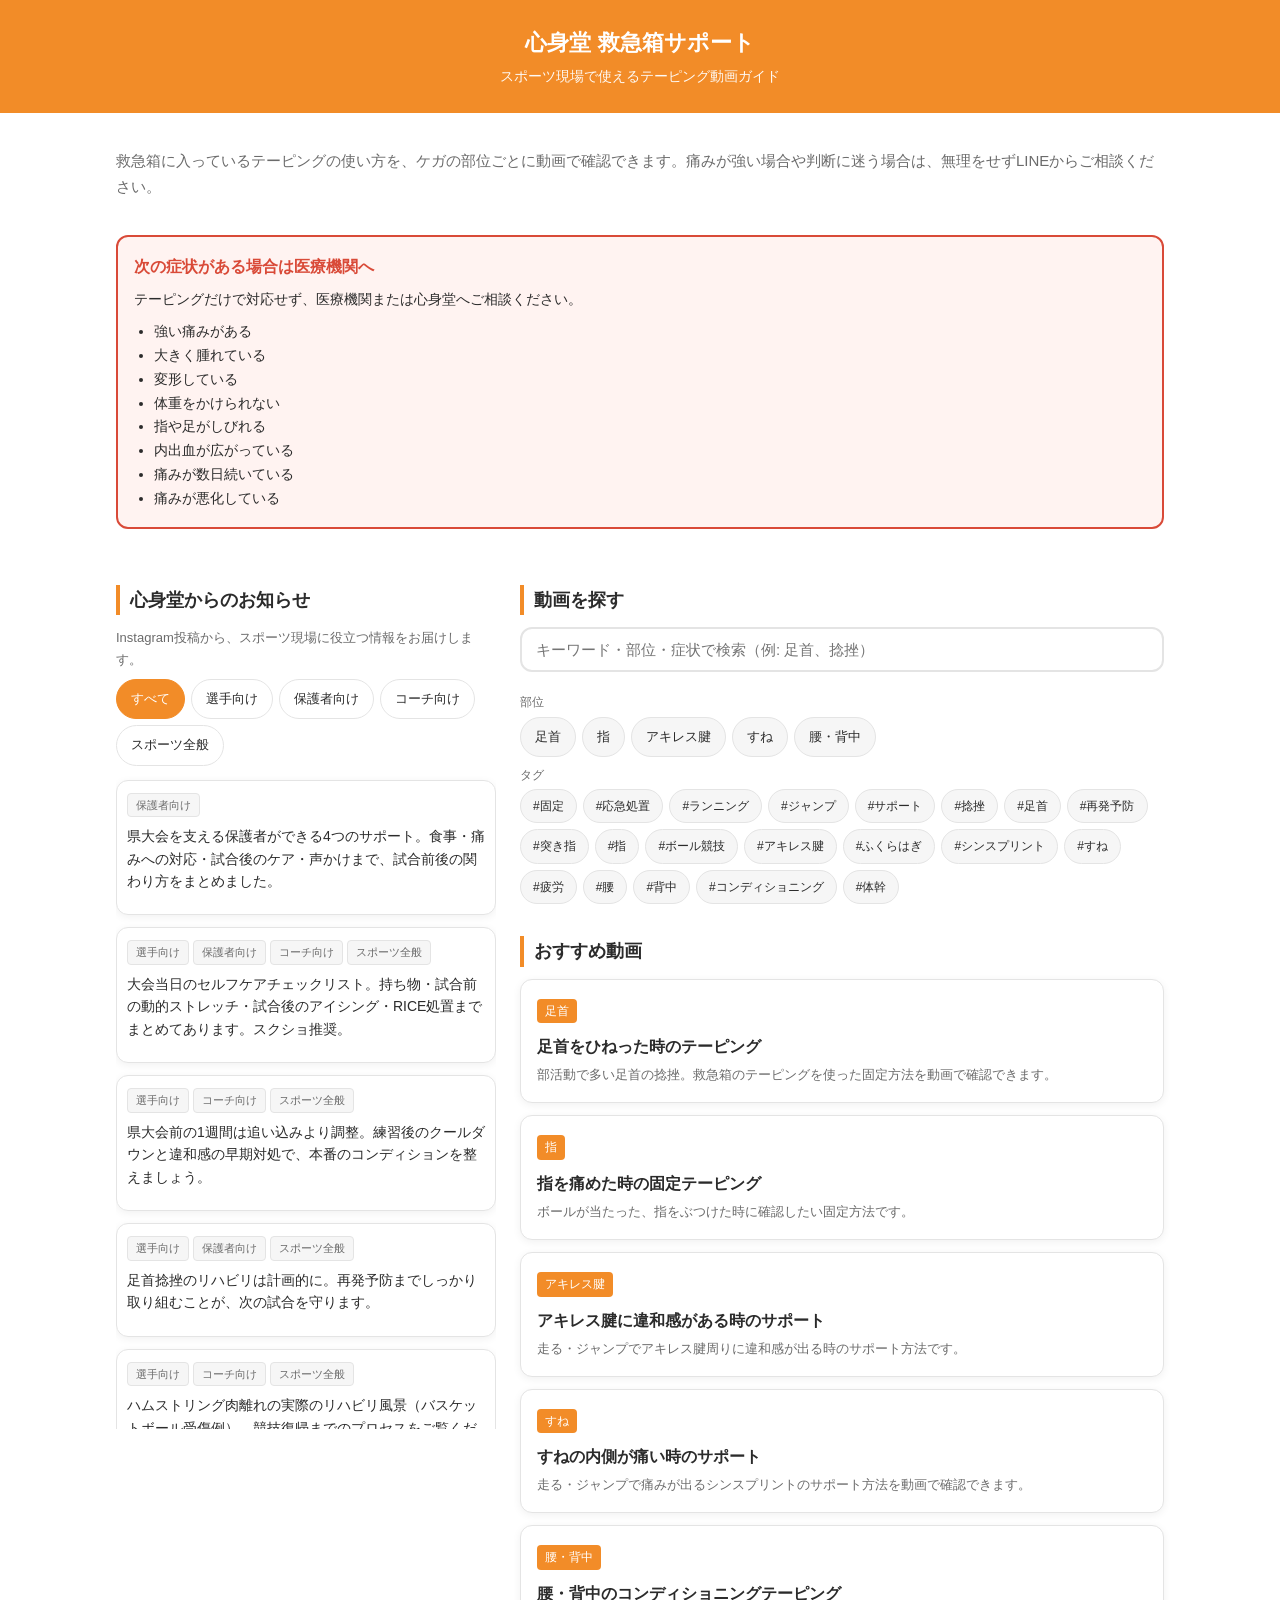
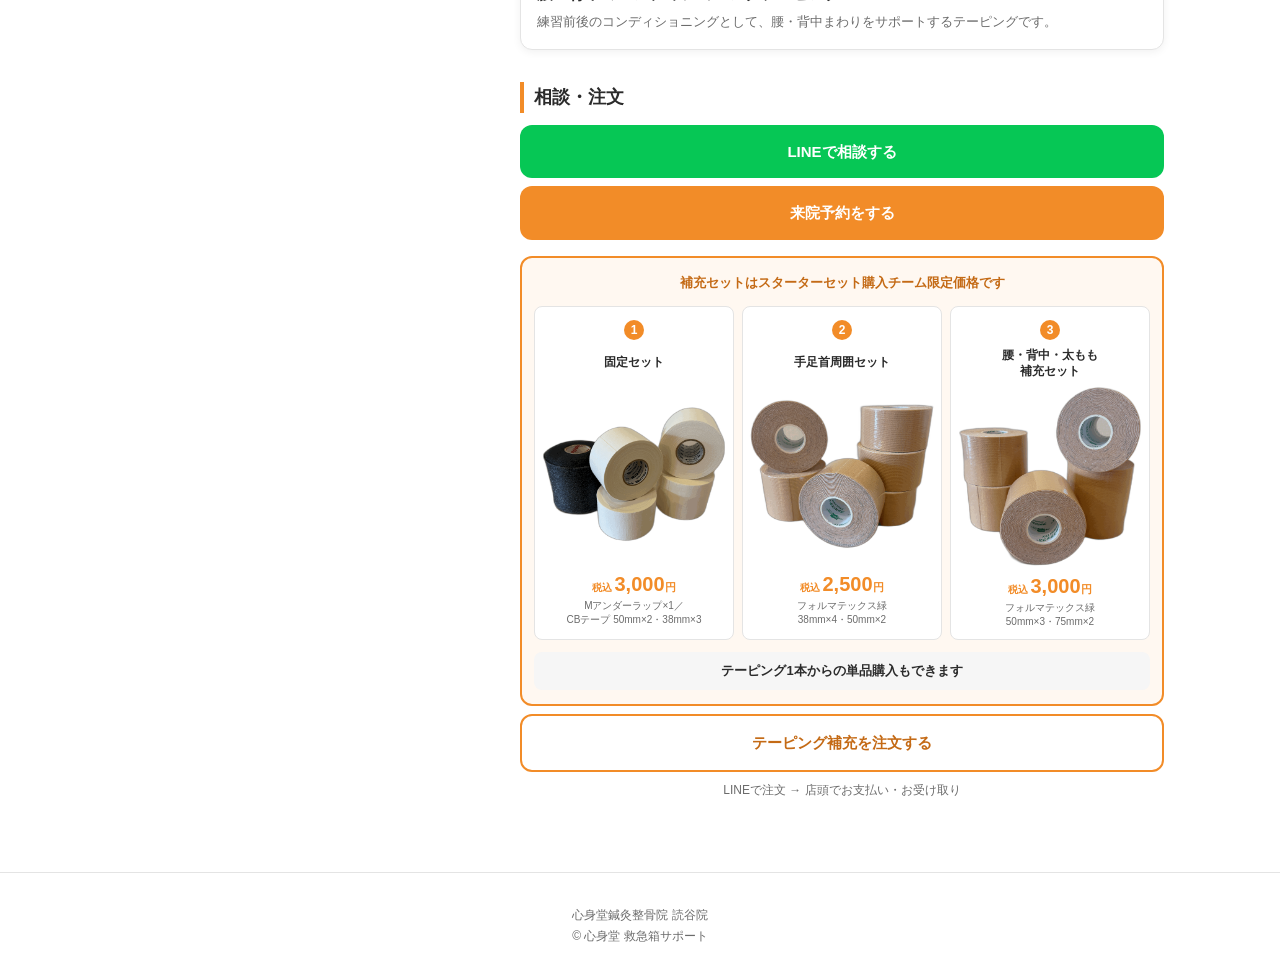
<file: index.html>
<!DOCTYPE html>
<html lang="ja">
<head>
<meta charset="UTF-8">
<meta name="viewport" content="width=device-width, initial-scale=1">
<title>心身堂 救急箱サポート | テーピング動画ガイド</title>
<meta name="description" content="スポーツ現場で使えるテーピング動画ガイド。心身堂鍼灸整骨院 読谷院の救急箱サポート企画。">
<link rel="stylesheet" href="assets/css/style.css">
</head>
<body>
<header class="site-header">
  <h1 id="site-title">心身堂 救急箱サポート</h1>
  <p class="subtitle" id="site-subtitle">スポーツ現場で使えるテーピング動画ガイド</p>
</header>

<main class="container">
  <p class="lead" id="site-description"></p>

  <div class="notice">
    <h2>次の症状がある場合は医療機関へ</h2>
    <p style="font-size:14px;margin:0">テーピングだけで対応せず、医療機関または心身堂へご相談ください。</p>
    <ul id="emergency-list"></ul>
  </div>

  <div class="content-grid" id="content-grid" data-layout="stack">
    <div class="main-col">
      <section>
        <h2>動画を探す</h2>
        <input id="search-input" class="search-input" type="search" placeholder="キーワード・部位・症状で検索（例: 足首、捻挫）" autocomplete="off">
        <div class="filter-label">部位</div>
        <div class="categories" id="categories"></div>
        <div class="filter-label">タグ</div>
        <div class="tags-filter" id="tags-filter"></div>
        <button id="clear-filters" class="clear-btn" hidden>絞り込みを解除</button>
      </section>

      <section>
        <h2 id="list-heading">おすすめ動画</h2>
        <div class="video-list" id="video-list"></div>
        <p id="empty-msg" class="empty-msg" hidden>該当する動画が見つかりませんでした。</p>
      </section>

      <section>
        <h2>相談・注文</h2>
        <a id="btn-line" class="btn btn-line" href="#">LINEで相談する</a>
        <a class="btn btn-primary" href="#">来院予約をする</a>

        <div class="refill-sets">
          <p class="refill-sets__note">補充セットはスターターセット購入チーム限定価格です</p>
          <div class="refill-sets__grid">
            <div class="refill-card">
              <span class="refill-card__num">1</span>
              <p class="refill-card__name">固定セット</p>
              <img class="refill-card__img" src="assets/img/tape-set1.png" alt="固定セット（Mアンダーラップ×1／CBテープ 50mm×2・38mm×3）" loading="lazy" onerror="this.outerHTML='&lt;div class=\'refill-card__img refill-card__ph\'&gt;写真準備中&lt;/div&gt;'">
              <p class="refill-card__price"><span class="refill-card__tax">税込</span>3,000<span class="refill-card__yen">円</span></p>
              <p class="refill-card__spec">Mアンダーラップ×1／<br>CBテープ 50mm×2・38mm×3</p>
            </div>
            <div class="refill-card">
              <span class="refill-card__num">2</span>
              <p class="refill-card__name">手足首周囲セット</p>
              <img class="refill-card__img" src="assets/img/tape-set2.png" alt="手足首周囲セット（フォルマテックス緑 38mm×4・50mm×2）" loading="lazy" onerror="this.outerHTML='&lt;div class=\'refill-card__img refill-card__ph\'&gt;写真準備中&lt;/div&gt;'">
              <p class="refill-card__price"><span class="refill-card__tax">税込</span>2,500<span class="refill-card__yen">円</span></p>
              <p class="refill-card__spec">フォルマテックス緑<br>38mm×4・50mm×2</p>
            </div>
            <div class="refill-card">
              <span class="refill-card__num">3</span>
              <p class="refill-card__name">腰・背中・太もも<br>補充セット</p>
              <img class="refill-card__img" src="assets/img/tape-set3.png" alt="腰・背中・太もも補充セット（フォルマテックス緑 50mm×3・75mm×2）" loading="lazy" onerror="this.outerHTML='&lt;div class=\'refill-card__img refill-card__ph\'&gt;写真準備中&lt;/div&gt;'">
              <p class="refill-card__price"><span class="refill-card__tax">税込</span>3,000<span class="refill-card__yen">円</span></p>
              <p class="refill-card__spec">フォルマテックス緑<br>50mm×3・75mm×2</p>
            </div>
          </div>
          <p class="refill-sets__single">テーピング1本からの単品購入もできます</p>
        </div>

        <a class="btn btn-outline" href="#">テーピング補充を注文する</a>
        <p class="refill-flow">LINEで注文 <span aria-hidden="true">→</span> 店頭でお支払い・お受け取り</p>
      </section>
    </div>

    <aside class="ig-aside">
      <section id="ig-section">
        <h2>心身堂からのお知らせ</h2>
        <p style="font-size:13px;color:var(--color-text-sub);margin:0 0 8px;">Instagram投稿から、スポーツ現場に役立つ情報をお届けします。</p>
        <div class="audience-tabs" id="audience-tabs"></div>
        <div id="posts-list"></div>
        <p id="posts-empty" class="empty-msg" hidden>該当する投稿はまだありません。</p>
        <button id="posts-toggle" hidden></button>
      </section>
    </aside>
  </div>
</main>

<footer class="site-footer">
  <p>心身堂鍼灸整骨院 読谷院<br>&copy; 心身堂 救急箱サポート</p>
</footer>

<script async src="//www.instagram.com/embed.js"></script>
<script src="assets/js/main.js"></script>
<script src="assets/js/posts.js"></script>
</body>
</html>
</file>
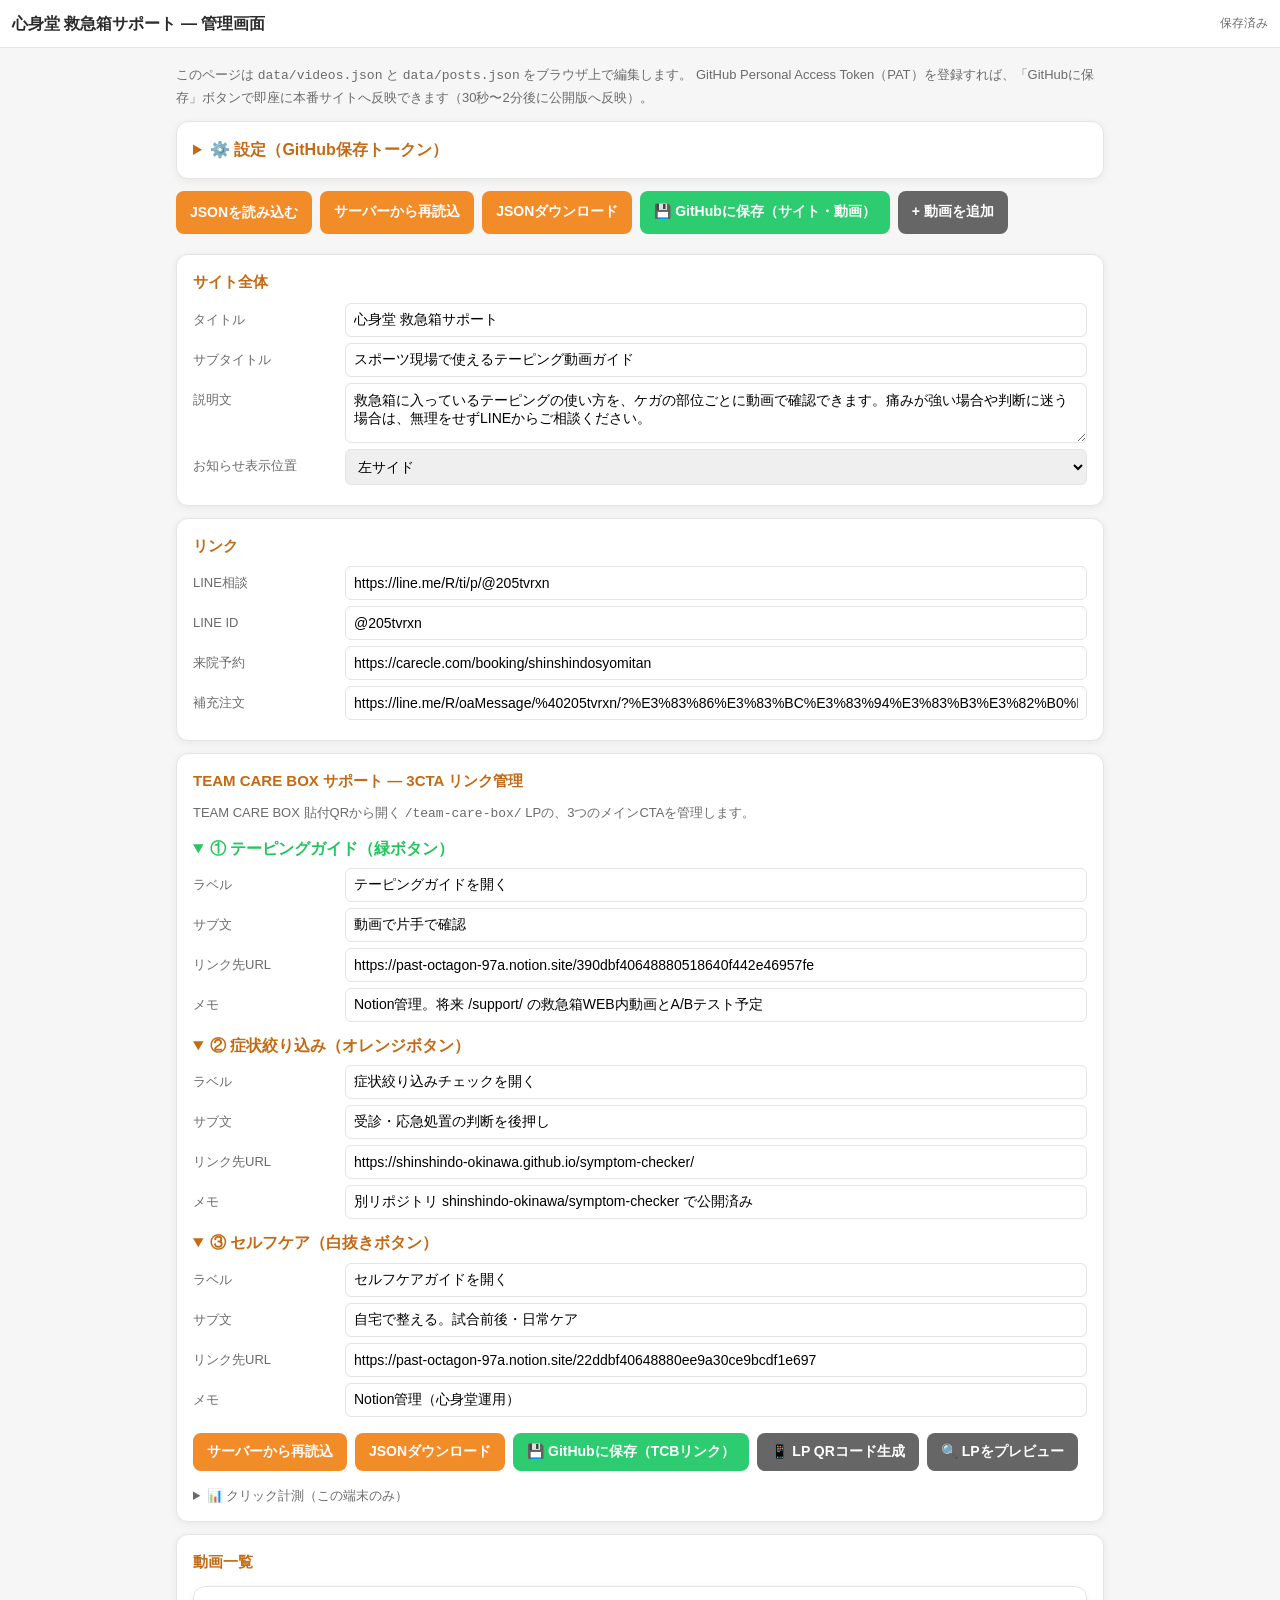
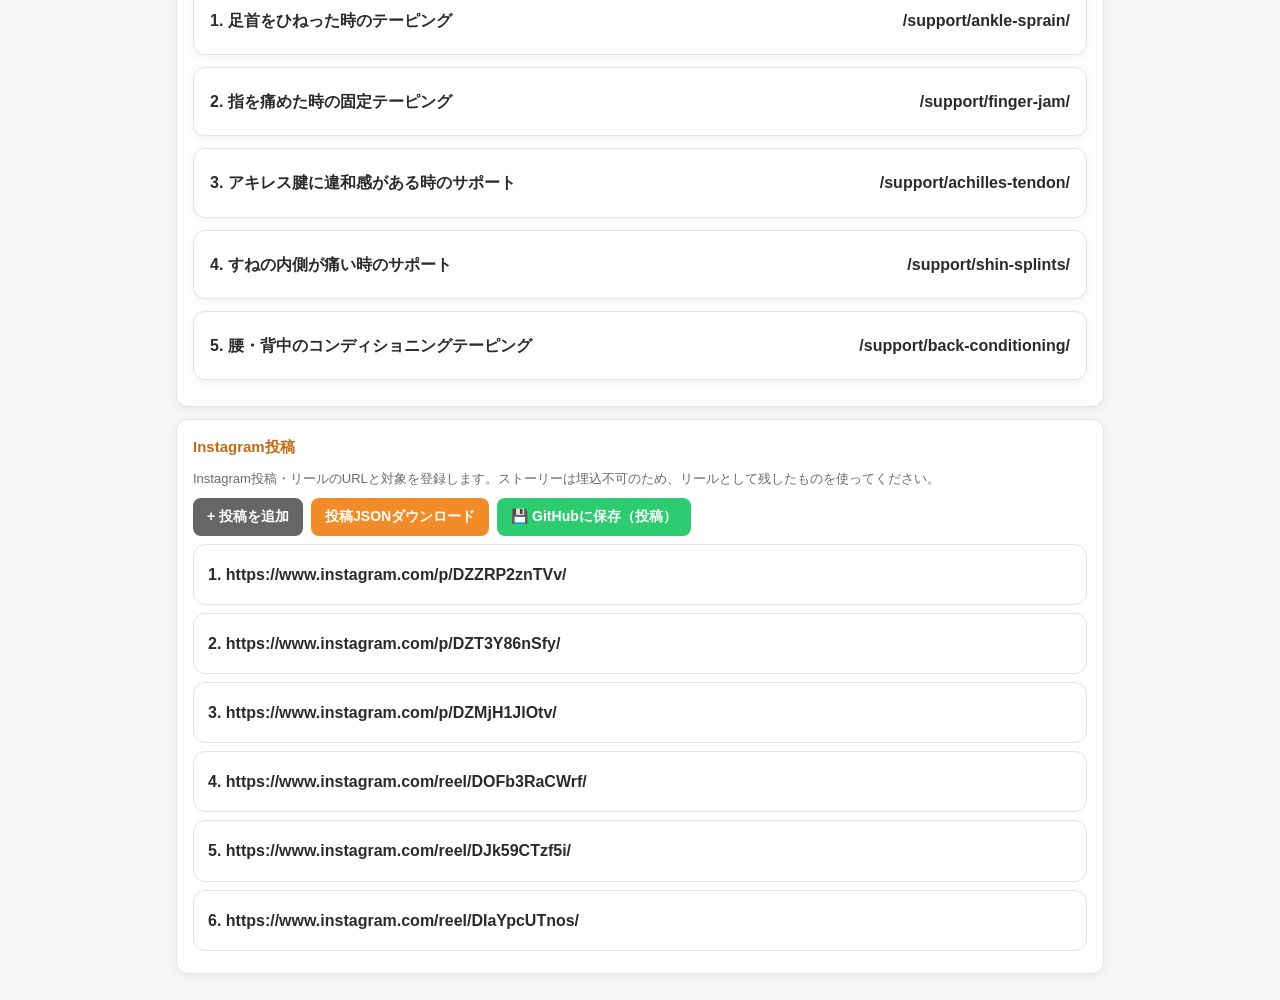
<file: admin/index.html>
<!DOCTYPE html>
<html lang="ja">
<head>
<meta charset="UTF-8">
<meta name="viewport" content="width=device-width, initial-scale=1">
<title>管理画面 | 心身堂 救急箱サポート</title>
<link rel="stylesheet" href="../assets/css/style.css">
<style>
  body { background: var(--color-bg-soft); }
  .admin { max-width: 960px; margin: 0 auto; padding: 16px; }
  .admin h1 { color: var(--color-primary-dark); font-size: 20px; margin: 8px 0 4px;}
  .admin .desc { color: var(--color-text-sub); font-size: 13px; margin: 0 0 12px; }
  .toolbar { display:flex; gap:8px; flex-wrap:wrap; margin: 12px 0 20px; }
  .toolbar button, .toolbar label {
    background: var(--color-primary); color:#fff; padding: 10px 14px;
    border: 0; border-radius: 8px; font-weight: 700; cursor: pointer; font-size: 14px;
  }
  .toolbar .secondary { background: #666; }
  .toolbar .primary-btn { background: #2ecc71; }
  .actions button.danger { color:#c0392b; border-color:#c0392b; }
  .card {
    background: #fff; border: 1px solid var(--color-border); border-radius: var(--radius);
    padding: 14px 16px; margin: 12px 0; box-shadow: var(--shadow);
  }
  .card h2 { font-size: 15px; margin: 0 0 8px; color: var(--color-primary-dark); }
  .row { display:grid; grid-template-columns: 140px 1fr; gap: 8px 12px; align-items:start; margin: 6px 0; }
  .row label { font-size: 13px; color: var(--color-text-sub); padding-top: 6px; }
  .row input, .row textarea, .row select {
    width: 100%; padding: 8px; border: 1px solid var(--color-border); border-radius: 6px;
    font-family: inherit; font-size: 14px;
  }
  .row textarea { min-height: 60px; resize: vertical; }
  .video-item summary {
    cursor:pointer; padding: 6px 0; font-weight: 700;
    display:flex; justify-content: space-between; align-items:center;
  }
  .actions { display:flex; gap:8px; margin-top: 10px; flex-wrap:wrap; }
  .actions button { padding: 6px 12px; border-radius: 6px; border: 1px solid var(--color-border); background:#fff; cursor:pointer; font-size:13px; }
  .actions button.danger { color:#c0392b; border-color:#c0392b; }
  .qr-box { display:inline-block; background:#fff; padding:8px; border:1px solid var(--color-border); border-radius:6px; margin-top: 8px; }
  .status-bar {
    position: sticky; top: 0; background: #fff; padding: 10px 12px;
    border-bottom: 1px solid var(--color-border); z-index: 10;
    display:flex; justify-content: space-between; align-items:center;
  }
  .status-bar .flag { font-size:12px; color: var(--color-text-sub); }
  .dirty { color: #c0392b; font-weight: 700; }
</style>
</head>
<body>
<div class="status-bar">
  <div><strong>心身堂 救急箱サポート — 管理画面</strong></div>
  <div class="flag" id="dirty-flag">保存済み</div>
</div>
<div id="publish-toast" hidden style="position:fixed;top:60px;right:16px;background:#333;color:#fff;padding:12px 16px;border-radius:8px;z-index:100;font-size:14px;box-shadow:0 4px 12px rgba(0,0,0,.2);"></div>
<div class="admin">
  <p class="desc">
    このページは <code>data/videos.json</code> と <code>data/posts.json</code> をブラウザ上で編集します。
    GitHub Personal Access Token（PAT）を登録すれば、「GitHubに保存」ボタンで即座に本番サイトへ反映できます（30秒〜2分後に公開版へ反映）。
  </p>

  <details class="card" id="settings-card">
    <summary style="cursor:pointer;font-weight:700;color:var(--color-primary-dark);">⚙️ 設定（GitHub保存トークン）</summary>
    <p style="font-size:13px;color:var(--color-text-sub);margin:10px 0;">
      GitHubに保存機能を使うには、Fine-grained PATが必要です。<br>
      <strong>作成手順:</strong>
      <a href="https://github.com/settings/personal-access-tokens/new" target="_blank" rel="noopener">こちらから発行</a>
      → Resource owner: <code>shinshindo-okinawa</code>
      → Only select repositories: <code>shinshindo-kyukyubako</code>
      → Repository permissions: <strong>Contents = Read and write</strong>
      → Generate → 生成された <code>github_pat_...</code> をコピーして下のフォームに貼り付け。
    </p>
    <div class="row"><label>GitHub PAT</label><input type="password" id="gh-token" placeholder="github_pat_..." autocomplete="off"></div>
    <div class="actions">
      <button id="save-token">トークンを保存</button>
      <button id="clear-token" class="danger">トークンを削除</button>
      <button id="test-token">接続テスト</button>
    </div>
    <p id="token-status" style="font-size:13px;margin:8px 0 0;"></p>
  </details>

  <div class="toolbar">
    <label>
      JSONを読み込む
      <input type="file" id="load-file" accept="application/json" style="display:none">
    </label>
    <button id="reload-server">サーバーから再読込</button>
    <button id="download">JSONダウンロード</button>
    <button id="publish-videos" class="primary-btn">💾 GitHubに保存（サイト・動画）</button>
    <button id="add-video" class="secondary">+ 動画を追加</button>
  </div>

  <div class="card">
    <h2>サイト全体</h2>
    <div class="row"><label>タイトル</label><input id="site-title" data-path="site.title"></div>
    <div class="row"><label>サブタイトル</label><input id="site-subtitle" data-path="site.subtitle"></div>
    <div class="row"><label>説明文</label><textarea data-path="site.description"></textarea></div>
    <div class="row"><label>お知らせ表示位置</label><select data-path="site.layout">
      <option value="stack">下に表示（動画の下）</option>
      <option value="left">左サイド</option>
      <option value="right">右サイド</option>
    </select></div>
  </div>

  <div class="card">
    <h2>リンク</h2>
    <div class="row"><label>LINE相談</label><input data-path="links.line"></div>
    <div class="row"><label>LINE ID</label><input data-path="links.lineId"></div>
    <div class="row"><label>来院予約</label><input data-path="links.reserve"></div>
    <div class="row"><label>補充注文</label><input data-path="links.refill"></div>
  </div>

  <div class="card" id="tcb-card">
    <h2>TEAM CARE BOX サポート — 3CTA リンク管理</h2>
    <p class="desc" style="margin:0 0 10px;">
      TEAM CARE BOX 貼付QRから開く <code>/team-care-box/</code> LPの、3つのメインCTAを管理します。
    </p>

    <details open>
      <summary style="cursor:pointer;font-weight:700;color:var(--tcb-green,#22C55E);">① テーピングガイド（緑ボタン）</summary>
      <div class="row"><label>ラベル</label><input data-tpath="cta.taping.label"></div>
      <div class="row"><label>サブ文</label><input data-tpath="cta.taping.sub"></div>
      <div class="row"><label>リンク先URL</label><input data-tpath="cta.taping.href" placeholder="https://..."></div>
      <div class="row"><label>メモ</label><input data-tpath="cta.taping.note" placeholder="運用メモ"></div>
    </details>

    <details open style="margin-top:10px;">
      <summary style="cursor:pointer;font-weight:700;color:var(--color-primary-dark);">② 症状絞り込み（オレンジボタン）</summary>
      <div class="row"><label>ラベル</label><input data-tpath="cta.symptom.label"></div>
      <div class="row"><label>サブ文</label><input data-tpath="cta.symptom.sub"></div>
      <div class="row"><label>リンク先URL</label><input data-tpath="cta.symptom.href" placeholder="https://..."></div>
      <div class="row"><label>メモ</label><input data-tpath="cta.symptom.note" placeholder="運用メモ"></div>
    </details>

    <details open style="margin-top:10px;">
      <summary style="cursor:pointer;font-weight:700;color:var(--color-primary-dark);">③ セルフケア（白抜きボタン）</summary>
      <div class="row"><label>ラベル</label><input data-tpath="cta.selfcare.label"></div>
      <div class="row"><label>サブ文</label><input data-tpath="cta.selfcare.sub"></div>
      <div class="row"><label>リンク先URL</label><input data-tpath="cta.selfcare.href" placeholder="https://..."></div>
      <div class="row"><label>メモ</label><input data-tpath="cta.selfcare.note" placeholder="運用メモ"></div>
    </details>

    <div class="toolbar" style="margin:16px 0 8px;">
      <button id="tcb-reload">サーバーから再読込</button>
      <button id="tcb-download">JSONダウンロード</button>
      <button id="tcb-publish" class="primary-btn">💾 GitHubに保存（TCBリンク）</button>
      <button id="tcb-qr" class="secondary">📱 LP QRコード生成</button>
      <button id="tcb-preview" class="secondary">🔍 LPをプレビュー</button>
    </div>
    <div id="tcb-qr-container"></div>

    <details style="margin-top: 14px;">
      <summary style="cursor:pointer;color:var(--color-text-sub);font-size:13px;">📊 クリック計測（この端末のみ）</summary>
      <p style="font-size:12px;color:var(--color-text-sub);margin:8px 0;">
        LP訪問者ごとに<strong>各端末のlocalStorageに保存</strong>される簡易カウントです（本番集計ではありません）。
        あなたがLPを実機テストした際のカウントがここに見えます。
      </p>
      <div id="tcb-stats" style="font-size:13px;background:#fff;padding:10px;border-radius:6px;border:1px solid var(--color-border);"></div>
      <button id="tcb-stats-clear" class="danger" style="font-size:12px;padding:6px 12px;margin-top:8px;background:#fff;border:1px solid #c0392b;color:#c0392b;border-radius:6px;cursor:pointer;">この端末のカウントをリセット</button>
    </details>
  </div>

  <div class="card">
    <h2>動画一覧</h2>
    <div id="videos"></div>
  </div>

  <div class="card">
    <h2>Instagram投稿</h2>
    <p class="desc" style="margin:0 0 8px;">Instagram投稿・リールのURLと対象を登録します。ストーリーは埋込不可のため、リールとして残したものを使ってください。</p>
    <div class="toolbar" style="margin:8px 0;">
      <button id="add-post" class="secondary">+ 投稿を追加</button>
      <button id="download-posts">投稿JSONダウンロード</button>
      <button id="publish-posts" class="primary-btn">💾 GitHubに保存（投稿）</button>
    </div>
    <div id="posts-admin"></div>
  </div>
</div>

<script src="qrcode.min.js"></script>
<script src="admin.js"></script>
</body>
</html>
</file>
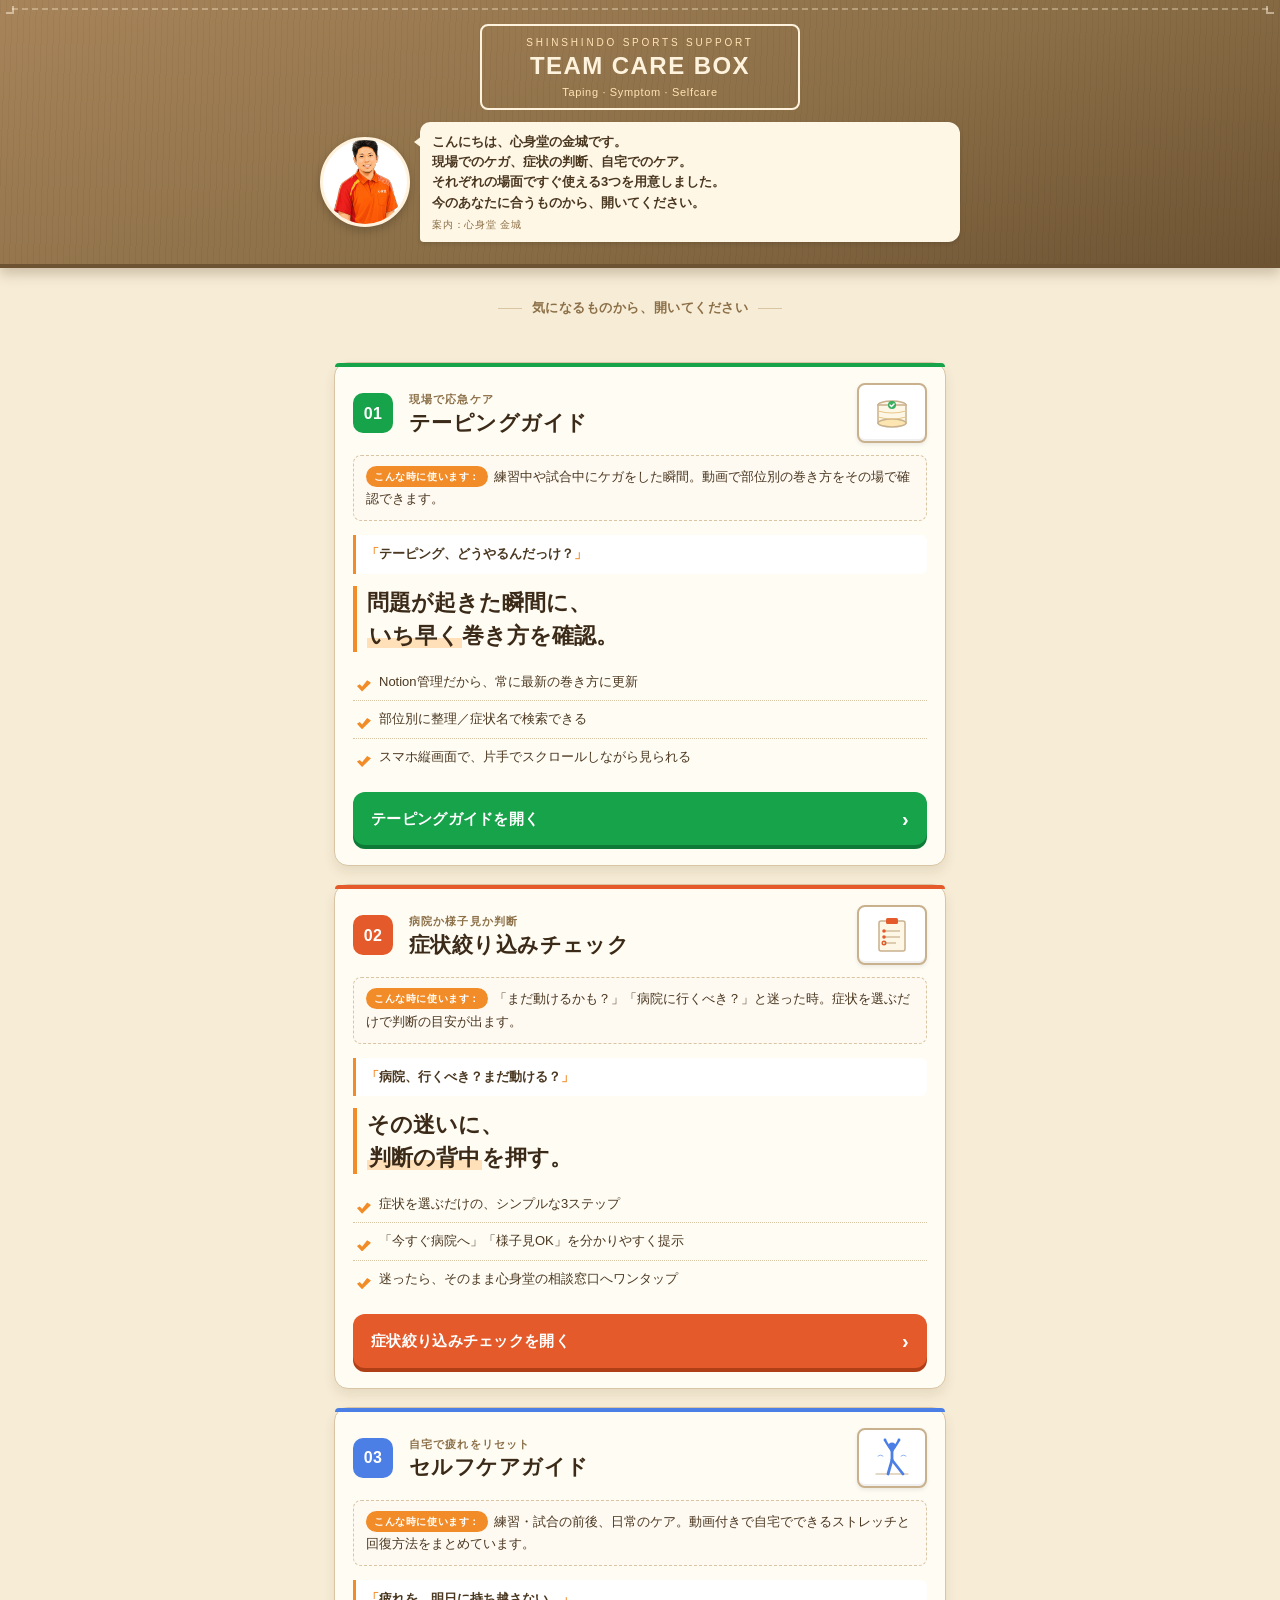
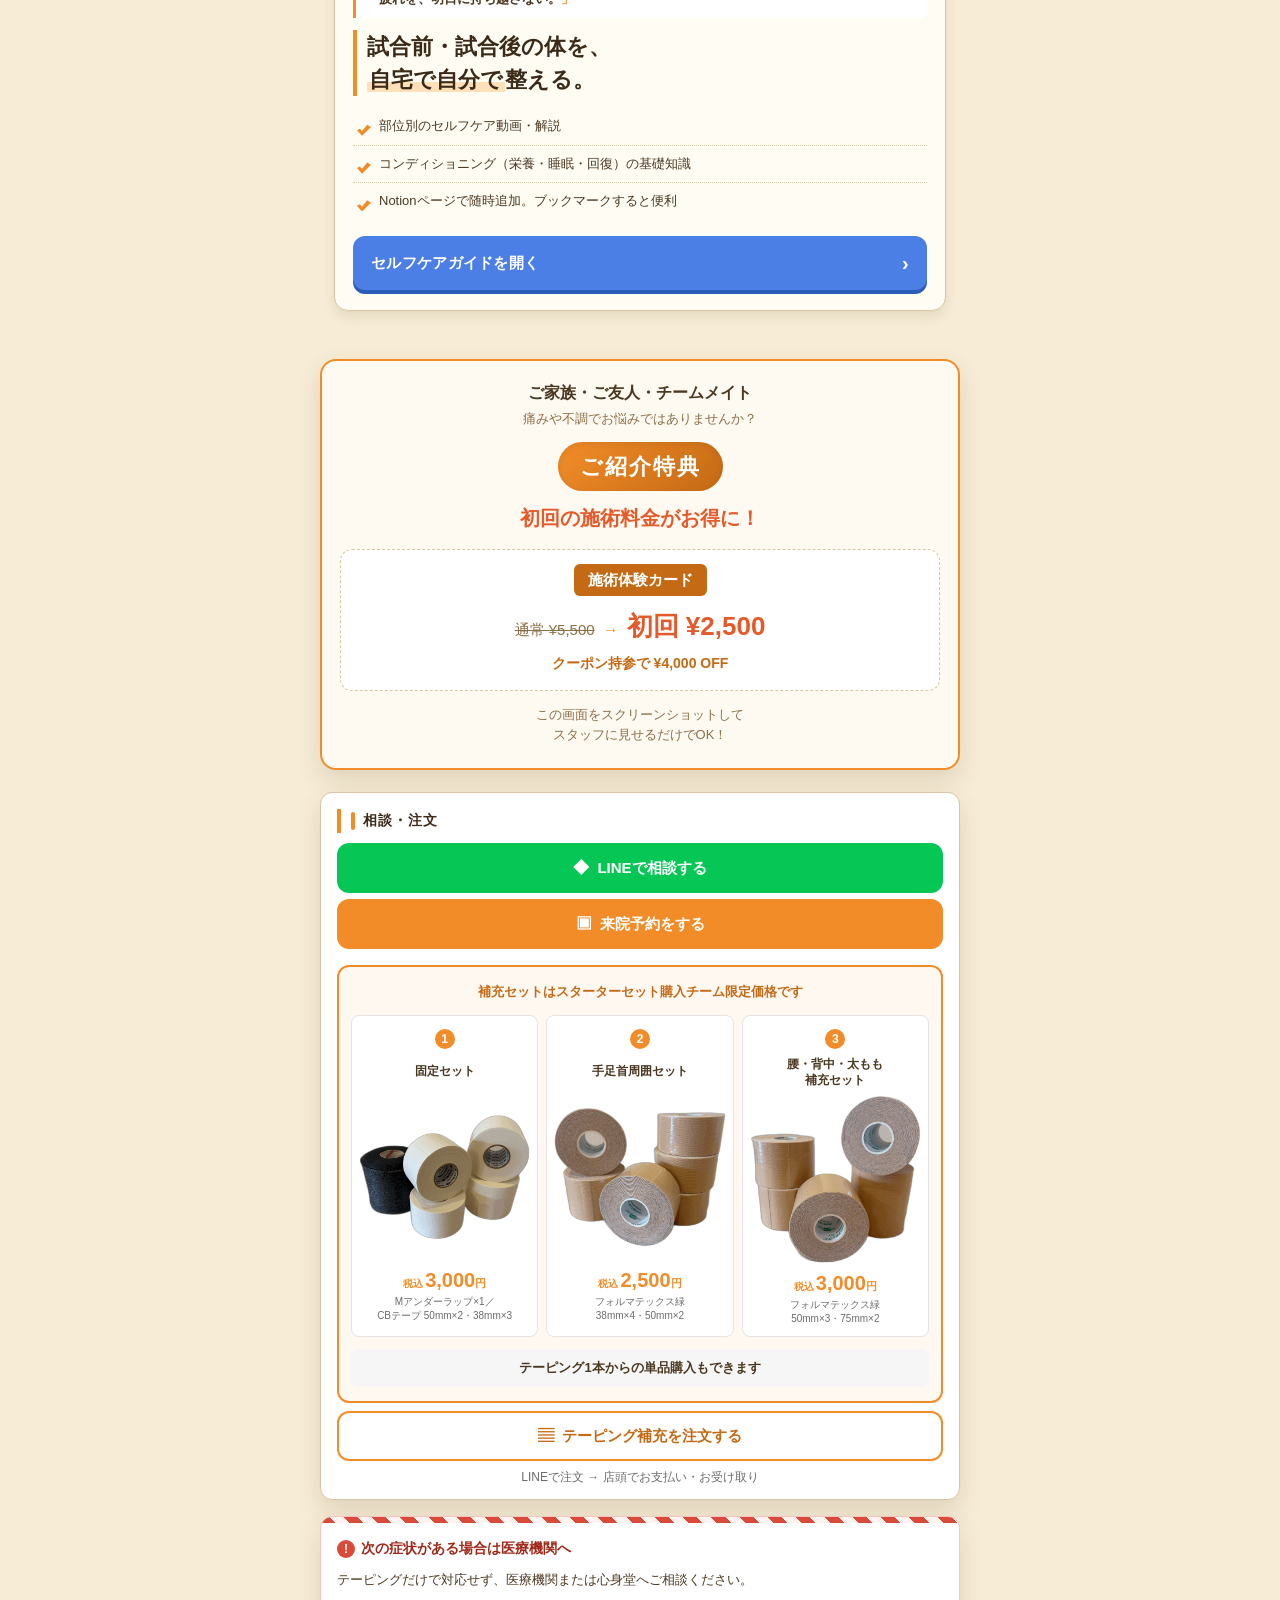
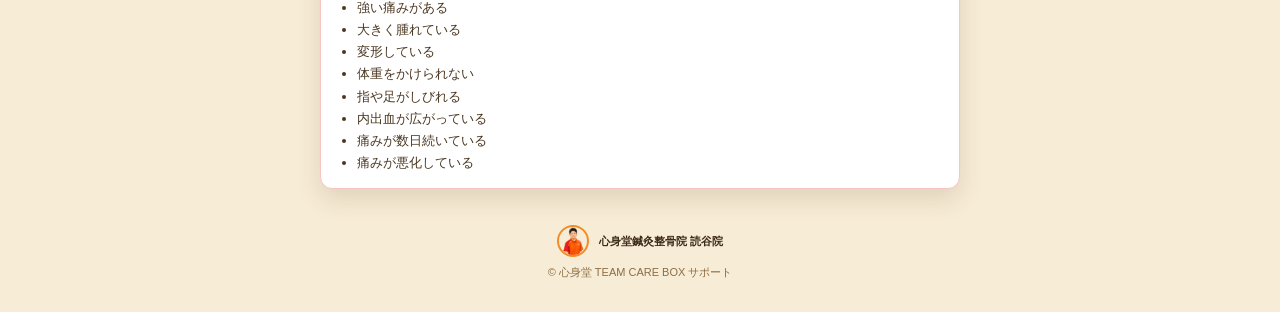
<file: team-care-box/index.html>
<!DOCTYPE html>
<html lang="ja">
<head>
<meta charset="UTF-8">
<meta name="viewport" content="width=device-width, initial-scale=1">
<title>心身堂 TEAM CARE BOX サポート | テーピング・症状チェック・セルフケア</title>
<meta name="description" content="スポーツ現場のケガと不調に。テーピングガイド、症状絞り込みチェック、セルフケア・コンディショニングの3つの入口。心身堂鍼灸整骨院 読谷院。">
<link rel="preload" as="image" href="../assets/img/staff-kinjo.png">
<link rel="stylesheet" href="../assets/css/style.css">
<link rel="stylesheet" href="../assets/css/lp-tcb.css">
</head>
<body>

<!-- ============ HERO / BOX LID ============ -->
<header class="tcb-hero">
  <div class="tcb-stamp">
    <div class="tcb-stamp-top">SHINSHINDO SPORTS SUPPORT</div>
    <div class="tcb-stamp-brand">TEAM CARE BOX</div>
    <div class="tcb-stamp-sub">Taping · Symptom · Selfcare</div>
  </div>
  <div class="tcb-guide">
    <div class="tcb-guide-photo">
      <img src="../assets/img/staff-kinjo.png" alt="心身堂スタッフ 金城" loading="eager">
    </div>
    <div class="tcb-guide-speech">
      こんにちは、心身堂の金城です。<br>
      現場でのケガ、症状の判断、自宅でのケア。<br>
      それぞれの場面ですぐ使える3つを用意しました。<br>
      今のあなたに合うものから、開いてください。
      <small>案内：心身堂 金城</small>
    </div>
  </div>
</header>

<p class="tcb-hint">気になるものから、開いてください</p>

<!-- ============ 3 TOOL SECTIONS ============ -->
<div class="tcb-manual-wrap">

  <!-- 01 Taping -->
  <section class="tcb-manual tcb-manual-1">
    <div class="tcb-manual-hd">
      <div class="tcb-manual-no">01</div>
      <div class="tcb-manual-cat">
        <span class="tcb-manual-eyebrow">現場で応急ケア</span>
        <b>テーピングガイド</b>
      </div>
      <span class="tcb-manual-icon" aria-hidden="true">
        <svg viewBox="0 0 44 44" xmlns="http://www.w3.org/2000/svg">
          <ellipse cx="22" cy="14" rx="14" ry="4" fill="#FFF7E6" stroke="#C9B18D" stroke-width="1.5"/>
          <rect x="8" y="14" width="28" height="18" fill="#FFF7E6" stroke="#C9B18D" stroke-width="1.5"/>
          <ellipse cx="22" cy="32" rx="14" ry="4" fill="#FCE5B0" stroke="#C9B18D" stroke-width="1.5"/>
          <path d="M8 20 Q22 24 36 20" fill="none" stroke="#E6C88A" stroke-width="1.2"/>
          <path d="M8 26 Q22 30 36 26" fill="none" stroke="#E6C88A" stroke-width="1.2"/>
          <circle cx="22" cy="14" r="4" fill="#16A34A" opacity="0.85"/>
          <path d="M20 14 L21.5 15.5 L24 13" fill="none" stroke="#fff" stroke-width="1.5" stroke-linecap="round"/>
        </svg>
      </span>
    </div>

    <p class="tcb-usecase">
      <b>こんな時に使います：</b>練習中や試合中にケガをした瞬間。動画で部位別の巻き方をその場で確認できます。
    </p>

    <span class="tcb-voice">テーピング、どうやるんだっけ？</span>

    <h2 class="tcb-headline">問題が起きた瞬間に、<br><span class="accent">いち早く</span>巻き方を確認。</h2>

    <ul class="tcb-points">
      <li>Notion管理だから、常に最新の巻き方に更新</li>
      <li>部位別に整理／症状名で検索できる</li>
      <li>スマホ縦画面で、片手でスクロールしながら見られる</li>
    </ul>

    <a id="cta-taping" class="tcb-primary-cta" href="#">
      <span class="tcb-label">テーピングガイドを開く</span>
      <span aria-hidden="true">›</span>
    </a>
  </section>

  <!-- 02 Symptom -->
  <section class="tcb-manual tcb-manual-2">
    <div class="tcb-manual-hd">
      <div class="tcb-manual-no">02</div>
      <div class="tcb-manual-cat">
        <span class="tcb-manual-eyebrow">病院か様子見か判断</span>
        <b>症状絞り込みチェック</b>
      </div>
      <span class="tcb-manual-icon" aria-hidden="true">
        <svg viewBox="0 0 44 44" xmlns="http://www.w3.org/2000/svg">
          <rect x="9" y="8" width="26" height="30" rx="2" fill="#FFF7E6" stroke="#C9B18D" stroke-width="1.5"/>
          <rect x="16" y="5" width="12" height="6" rx="1.5" fill="#E45A2A"/>
          <line x1="14" y1="18" x2="30" y2="18" stroke="#C9B18D" stroke-width="1.2"/>
          <line x1="14" y1="24" x2="30" y2="24" stroke="#C9B18D" stroke-width="1.2"/>
          <line x1="14" y1="30" x2="26" y2="30" stroke="#C9B18D" stroke-width="1.2"/>
          <circle cx="14" cy="18" r="1.8" fill="#E45A2A"/>
          <circle cx="14" cy="24" r="1.8" fill="#E45A2A"/>
          <circle cx="14" cy="30" r="1.8" fill="none" stroke="#E45A2A" stroke-width="1.4"/>
        </svg>
      </span>
    </div>

    <p class="tcb-usecase">
      <b>こんな時に使います：</b>「まだ動けるかも？」「病院に行くべき？」と迷った時。症状を選ぶだけで判断の目安が出ます。
    </p>

    <span class="tcb-voice">病院、行くべき？まだ動ける？</span>

    <h2 class="tcb-headline">その迷いに、<br><span class="accent">判断の背中</span>を押す。</h2>

    <ul class="tcb-points">
      <li>症状を選ぶだけの、シンプルな3ステップ</li>
      <li>「今すぐ病院へ」「様子見OK」を分かりやすく提示</li>
      <li>迷ったら、そのまま心身堂の相談窓口へワンタップ</li>
    </ul>

    <a id="cta-symptom" class="tcb-primary-cta" href="#">
      <span class="tcb-label">症状絞り込みチェックを開く</span>
      <span aria-hidden="true">›</span>
    </a>
  </section>

  <!-- 03 Selfcare -->
  <section class="tcb-manual tcb-manual-3">
    <div class="tcb-manual-hd">
      <div class="tcb-manual-no">03</div>
      <div class="tcb-manual-cat">
        <span class="tcb-manual-eyebrow">自宅で疲れをリセット</span>
        <b>セルフケアガイド</b>
      </div>
      <span class="tcb-manual-icon" aria-hidden="true">
        <svg viewBox="0 0 44 44" xmlns="http://www.w3.org/2000/svg">
          <line x1="6" y1="38" x2="38" y2="38" stroke="#C9B18D" stroke-width="1.2" stroke-linecap="round"/>
          <circle cx="22" cy="10" r="3.6" fill="#4C7FE6"/>
          <line x1="22" y1="13.5" x2="22" y2="24" stroke="#4C7FE6" stroke-width="2.8" stroke-linecap="round"/>
          <path d="M22 15 Q17 8 15 4" fill="none" stroke="#4C7FE6" stroke-width="2.4" stroke-linecap="round"/>
          <path d="M22 15 Q27 8 29 4" fill="none" stroke="#4C7FE6" stroke-width="2.4" stroke-linecap="round"/>
          <circle cx="15" cy="4" r="1.4" fill="#4C7FE6"/>
          <circle cx="29" cy="4" r="1.4" fill="#4C7FE6"/>
          <line x1="22" y1="24" x2="18" y2="38" stroke="#4C7FE6" stroke-width="2.8" stroke-linecap="round"/>
          <line x1="22" y1="24" x2="33" y2="38" stroke="#4C7FE6" stroke-width="2.8" stroke-linecap="round"/>
          <path d="M8 20 Q10 18 13 20" fill="none" stroke="#4C7FE6" stroke-width="1" stroke-linecap="round" opacity="0.6"/>
          <path d="M31 20 Q34 18 36 20" fill="none" stroke="#4C7FE6" stroke-width="1" stroke-linecap="round" opacity="0.6"/>
        </svg>
      </span>
    </div>

    <p class="tcb-usecase">
      <b>こんな時に使います：</b>練習・試合の前後、日常のケア。動画付きで自宅でできるストレッチと回復方法をまとめています。
    </p>

    <span class="tcb-voice">疲れを、明日に持ち越さない。</span>

    <h2 class="tcb-headline">試合前・試合後の体を、<br><span class="accent">自宅で自分で</span>整える。</h2>

    <ul class="tcb-points">
      <li>部位別のセルフケア動画・解説</li>
      <li>コンディショニング（栄養・睡眠・回復）の基礎知識</li>
      <li>Notionページで随時追加。ブックマークすると便利</li>
    </ul>

    <a id="cta-selfcare" class="tcb-primary-cta" href="#">
      <span class="tcb-label">セルフケアガイドを開く</span>
      <span aria-hidden="true">›</span>
    </a>
  </section>

</div>

<!-- ============ REFERRAL BENEFIT ============ -->
<section class="tcb-referral">
  <p class="tcb-referral-lead">ご家族・ご友人・チームメイト<br><small>痛みや不調でお悩みではありませんか？</small></p>
  <div class="tcb-referral-badge">ご紹介特典</div>
  <p class="tcb-referral-catch">初回の施術料金がお得に！</p>
  <div class="tcb-referral-card">
    <p class="tcb-referral-card-ttl">施術体験カード</p>
    <p class="tcb-referral-price">
      <span class="tcb-referral-was">通常 ¥5,500</span>
      <span class="tcb-referral-arrow" aria-hidden="true">→</span>
      <span class="tcb-referral-now">初回 ¥2,500</span>
    </p>
    <p class="tcb-referral-off">クーポン持参で ¥4,000 OFF</p>
  </div>
  <p class="tcb-referral-how">この画面をスクリーンショットして<br>スタッフに見せるだけでOK！</p>
</section>

<!-- ============ CONTACT ============ -->
<section class="tcb-contact">
  <h2>相談・注文</h2>
  <a id="btn-line" class="btn btn-line" href="#">LINEで相談する</a>
  <a id="btn-reserve" class="btn btn-primary" href="#">来院予約をする</a>

  <div class="refill-sets">
    <p class="refill-sets__note">補充セットはスターターセット購入チーム限定価格です</p>
    <div class="refill-sets__grid">
      <div class="refill-card">
        <span class="refill-card__num">1</span>
        <p class="refill-card__name">固定セット</p>
        <img class="refill-card__img" src="../assets/img/tape-set1.png" alt="固定セット（Mアンダーラップ×1／CBテープ 50mm×2・38mm×3）" loading="lazy" onerror="this.outerHTML='&lt;div class=\'refill-card__img refill-card__ph\'&gt;写真準備中&lt;/div&gt;'">
        <p class="refill-card__price"><span class="refill-card__tax">税込</span>3,000<span class="refill-card__yen">円</span></p>
        <p class="refill-card__spec">Mアンダーラップ×1／<br>CBテープ 50mm×2・38mm×3</p>
      </div>
      <div class="refill-card">
        <span class="refill-card__num">2</span>
        <p class="refill-card__name">手足首周囲セット</p>
        <img class="refill-card__img" src="../assets/img/tape-set2.png" alt="手足首周囲セット（フォルマテックス緑 38mm×4・50mm×2）" loading="lazy" onerror="this.outerHTML='&lt;div class=\'refill-card__img refill-card__ph\'&gt;写真準備中&lt;/div&gt;'">
        <p class="refill-card__price"><span class="refill-card__tax">税込</span>2,500<span class="refill-card__yen">円</span></p>
        <p class="refill-card__spec">フォルマテックス緑<br>38mm×4・50mm×2</p>
      </div>
      <div class="refill-card">
        <span class="refill-card__num">3</span>
        <p class="refill-card__name">腰・背中・太もも<br>補充セット</p>
        <img class="refill-card__img" src="../assets/img/tape-set3.png" alt="腰・背中・太もも補充セット（フォルマテックス緑 50mm×3・75mm×2）" loading="lazy" onerror="this.outerHTML='&lt;div class=\'refill-card__img refill-card__ph\'&gt;写真準備中&lt;/div&gt;'">
        <p class="refill-card__price"><span class="refill-card__tax">税込</span>3,000<span class="refill-card__yen">円</span></p>
        <p class="refill-card__spec">フォルマテックス緑<br>50mm×3・75mm×2</p>
      </div>
    </div>
    <p class="refill-sets__single">テーピング1本からの単品購入もできます</p>
  </div>

  <a id="btn-refill" class="btn btn-outline" href="#">テーピング補充を注文する</a>
  <p class="refill-flow">LINEで注文 <span aria-hidden="true">→</span> 店頭でお支払い・お受け取り</p>
</section>

<!-- ============ EMERGENCY ============ -->
<div class="tcb-emergency">
  <h2>次の症状がある場合は医療機関へ</h2>
  <p>テーピングだけで対応せず、医療機関または心身堂へご相談ください。</p>
  <ul id="emergency-list"></ul>
</div>

<footer class="tcb-footer">
  <div class="tcb-footer-brand">
    <img src="../assets/img/staff-kinjo.png" alt="">
    心身堂鍼灸整骨院 読谷院
  </div>
  <div>&copy; 心身堂 TEAM CARE BOX サポート</div>
</footer>

<script src="../assets/js/lp-tcb.js"></script>
</body>
</html>
</file>
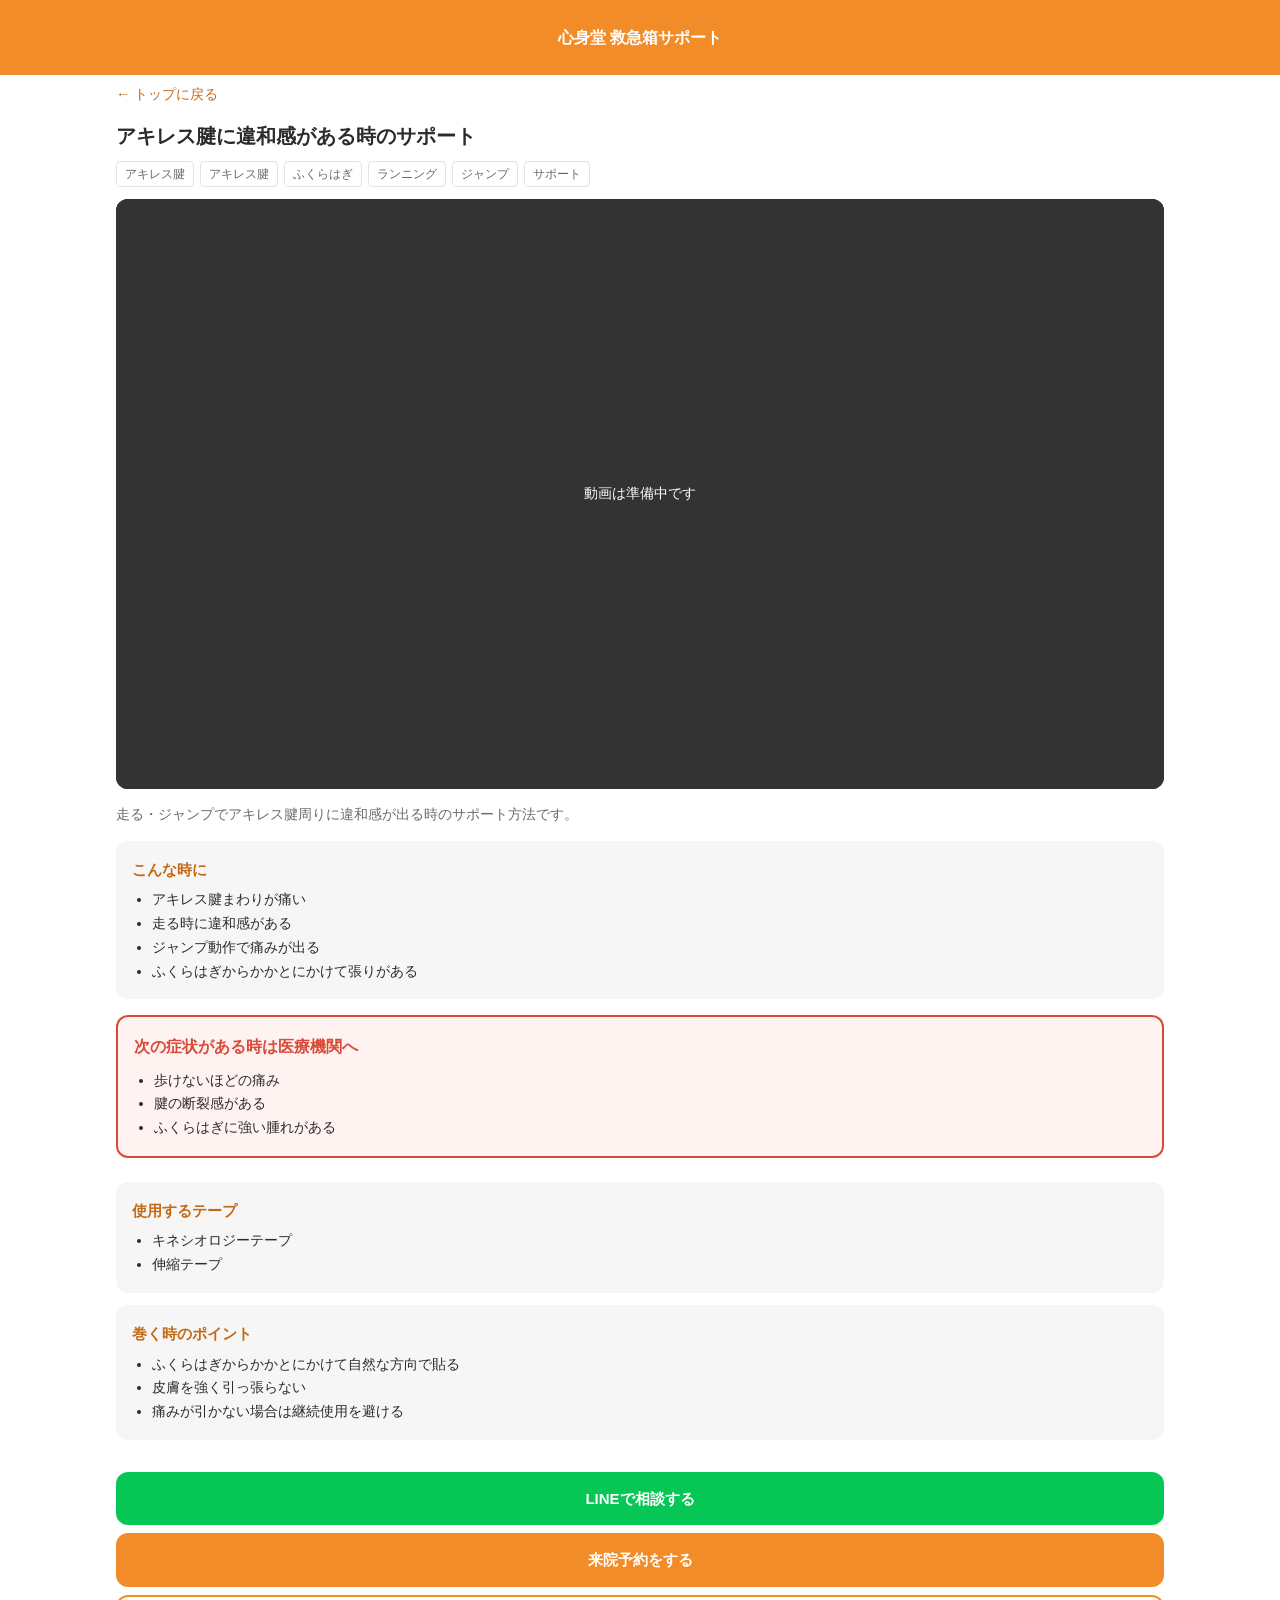
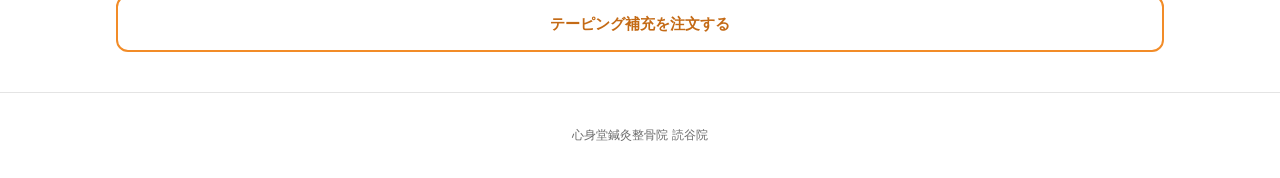
<file: support/achilles-tendon/index.html>
<!DOCTYPE html>
<html lang="ja">
<head>
<meta charset="UTF-8">
<meta name="viewport" content="width=device-width, initial-scale=1">
<title>読み込み中... | 心身堂 救急箱サポート</title>
<link rel="stylesheet" href="../../assets/css/style.css">
</head>
<body>
<header class="site-header">
  <h1 style="font-size:16px;margin:0;">心身堂 救急箱サポート</h1>
</header>
<main class="container" id="app"></main>
<footer class="site-footer">
  <p>心身堂鍼灸整骨院 読谷院</p>
</footer>
<script>window.__VIDEO_SLUG__ = "achilles-tendon";</script>
<script src="../../assets/js/video.js"></script>
</body>
</html>
</file>
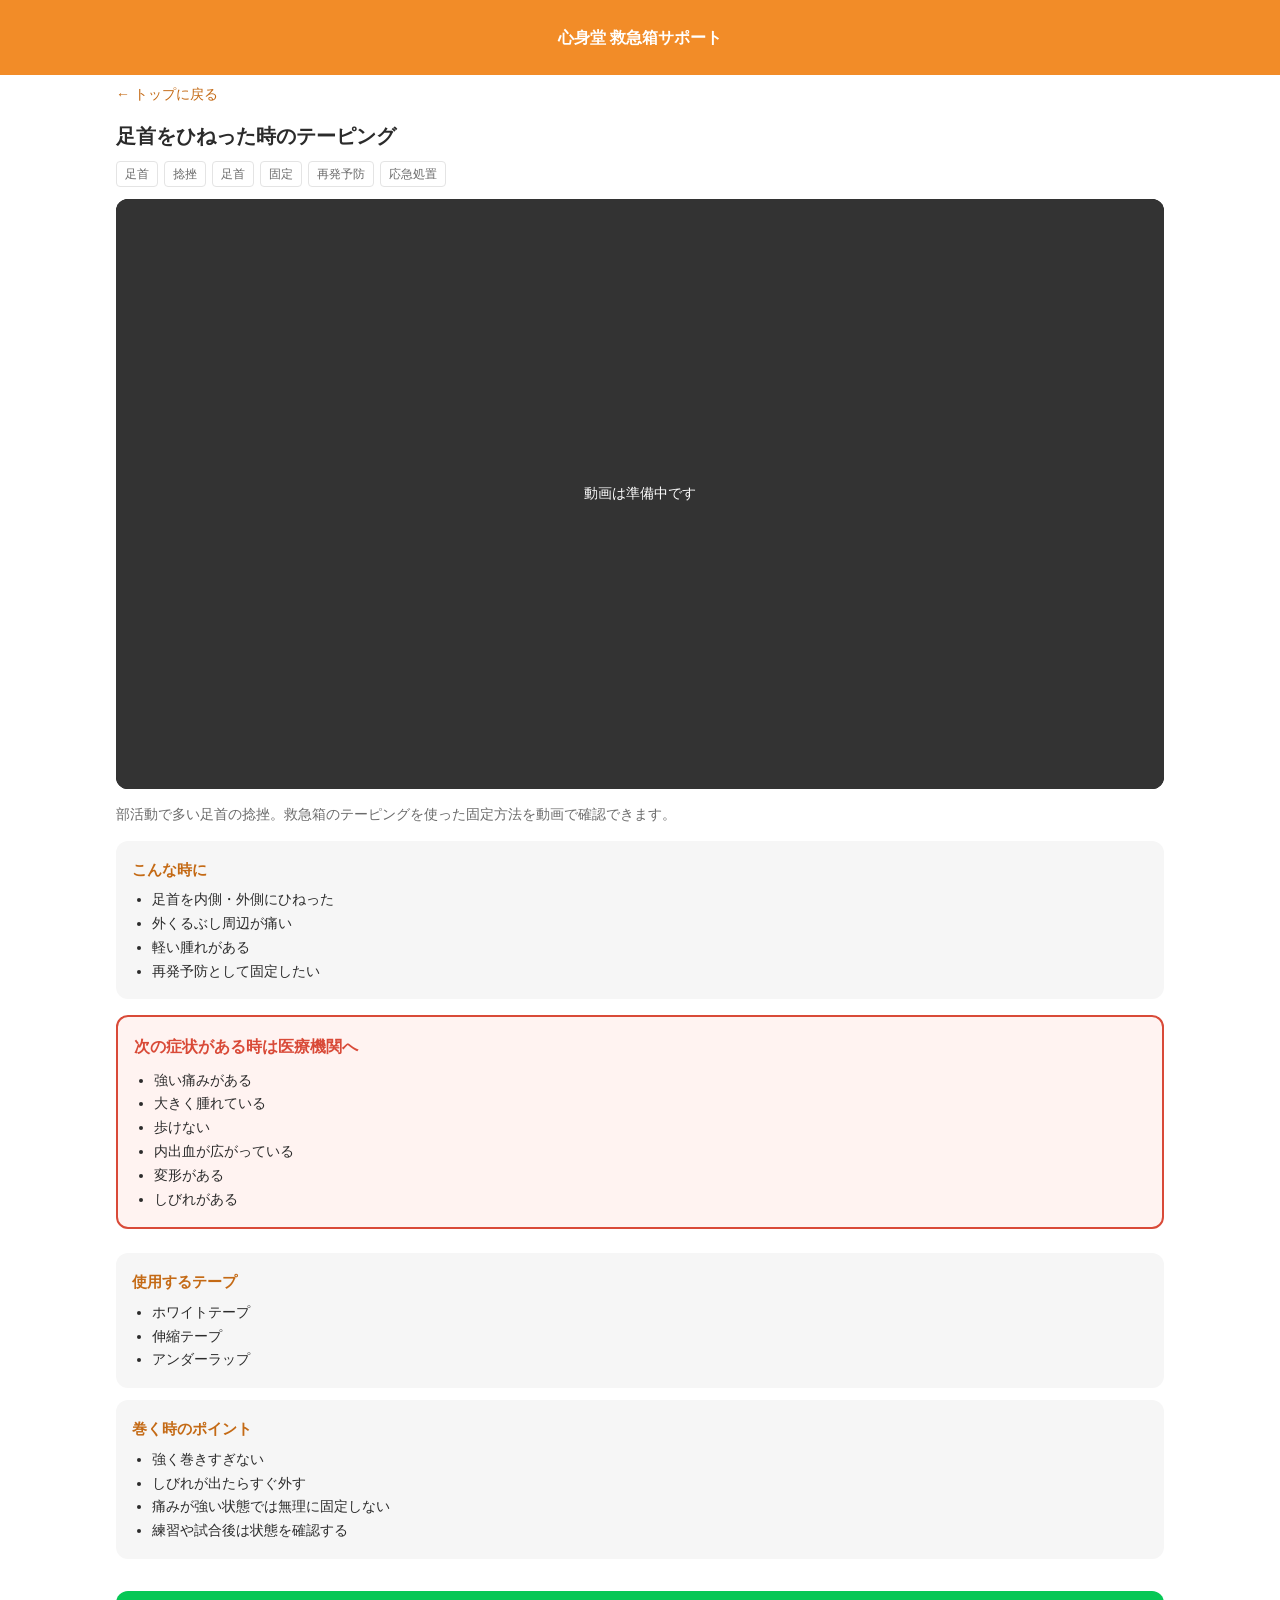
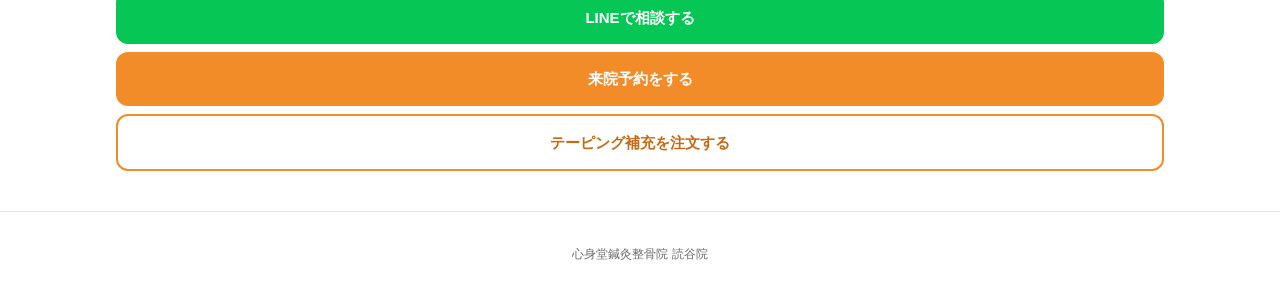
<file: support/ankle-sprain/index.html>
<!DOCTYPE html>
<html lang="ja">
<head>
<meta charset="UTF-8">
<meta name="viewport" content="width=device-width, initial-scale=1">
<title>読み込み中... | 心身堂 救急箱サポート</title>
<link rel="stylesheet" href="../../assets/css/style.css">
</head>
<body>
<header class="site-header">
  <h1 style="font-size:16px;margin:0;">心身堂 救急箱サポート</h1>
</header>
<main class="container" id="app"></main>
<footer class="site-footer">
  <p>心身堂鍼灸整骨院 読谷院</p>
</footer>
<script>window.__VIDEO_SLUG__ = "ankle-sprain";</script>
<script src="../../assets/js/video.js"></script>
</body>
</html>
</file>
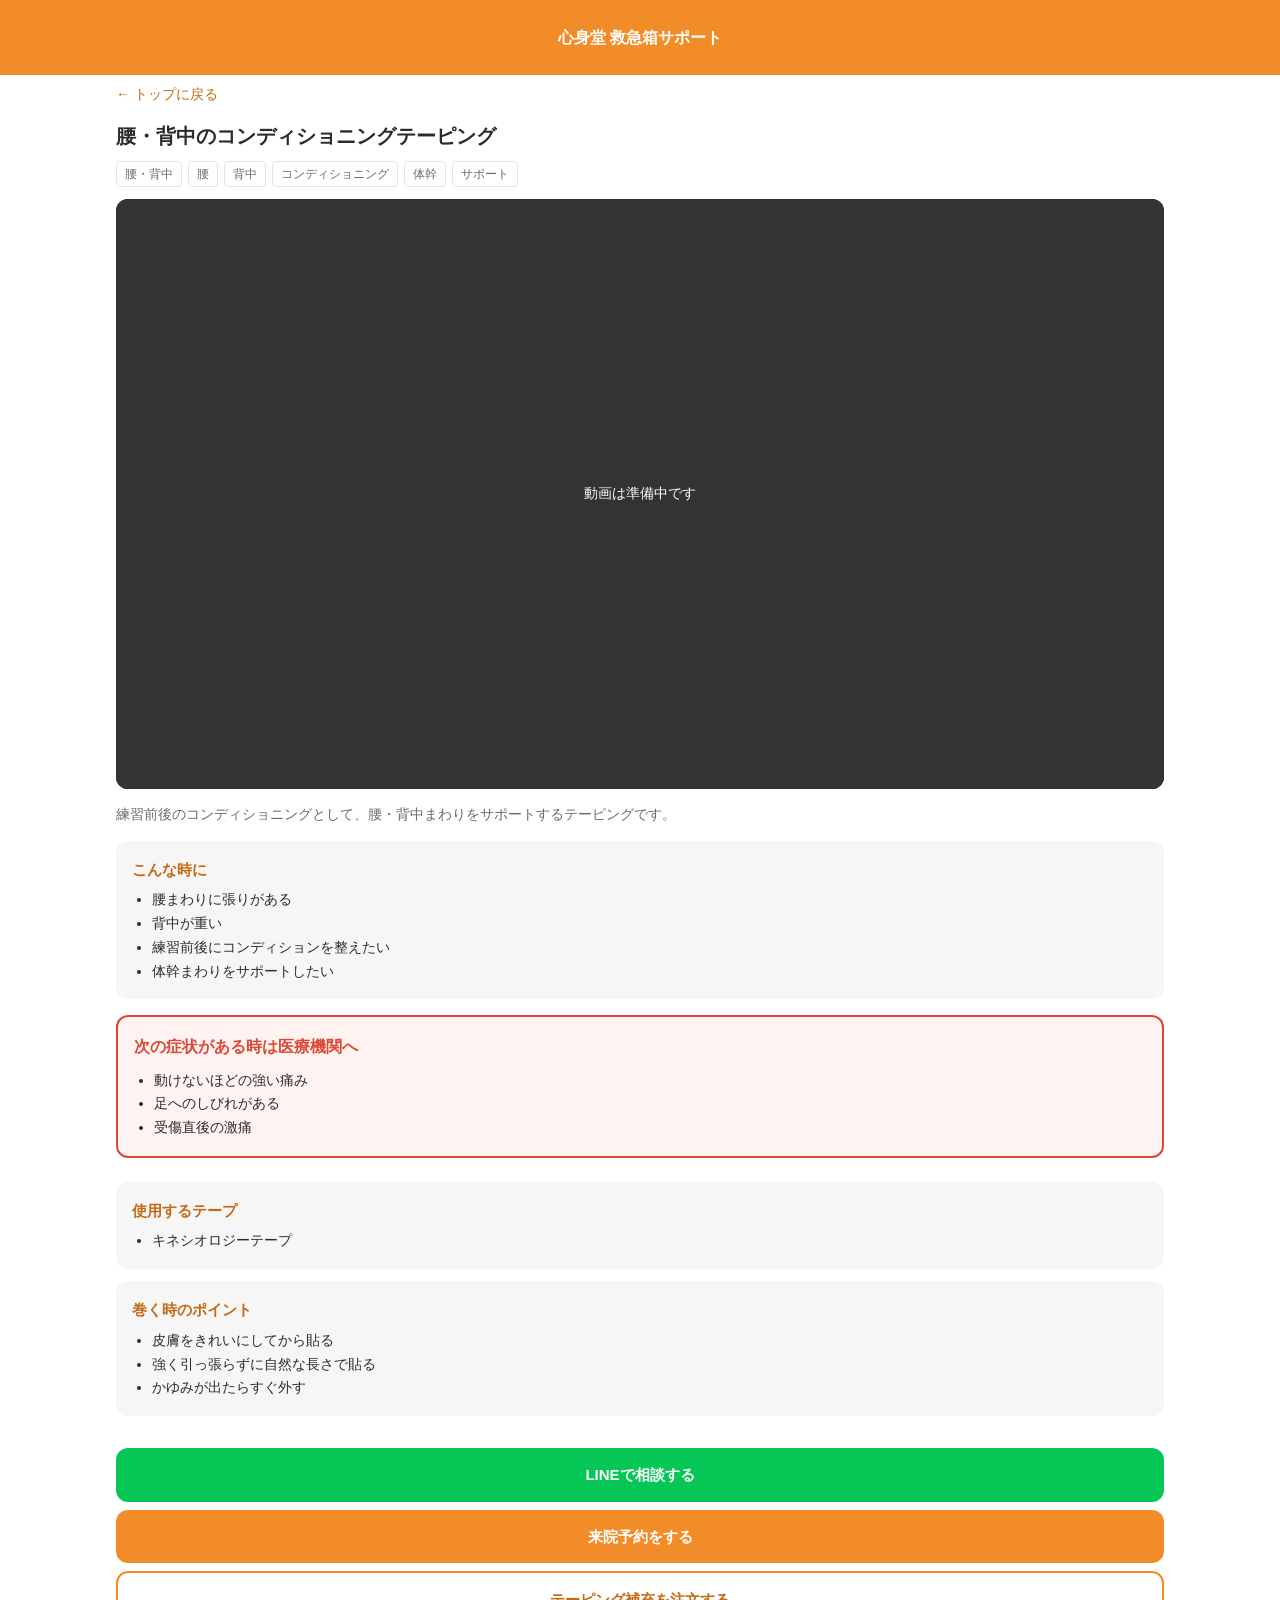
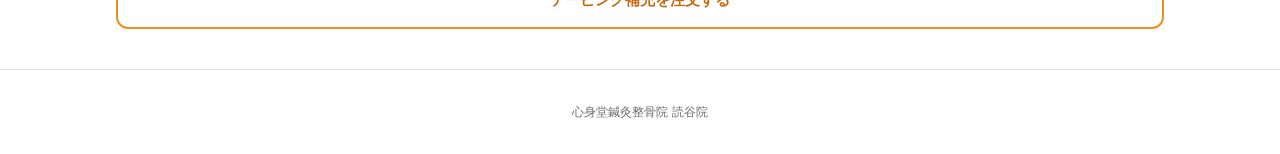
<file: support/back-conditioning/index.html>
<!DOCTYPE html>
<html lang="ja">
<head>
<meta charset="UTF-8">
<meta name="viewport" content="width=device-width, initial-scale=1">
<title>読み込み中... | 心身堂 救急箱サポート</title>
<link rel="stylesheet" href="../../assets/css/style.css">
</head>
<body>
<header class="site-header">
  <h1 style="font-size:16px;margin:0;">心身堂 救急箱サポート</h1>
</header>
<main class="container" id="app"></main>
<footer class="site-footer">
  <p>心身堂鍼灸整骨院 読谷院</p>
</footer>
<script>window.__VIDEO_SLUG__ = "back-conditioning";</script>
<script src="../../assets/js/video.js"></script>
</body>
</html>
</file>
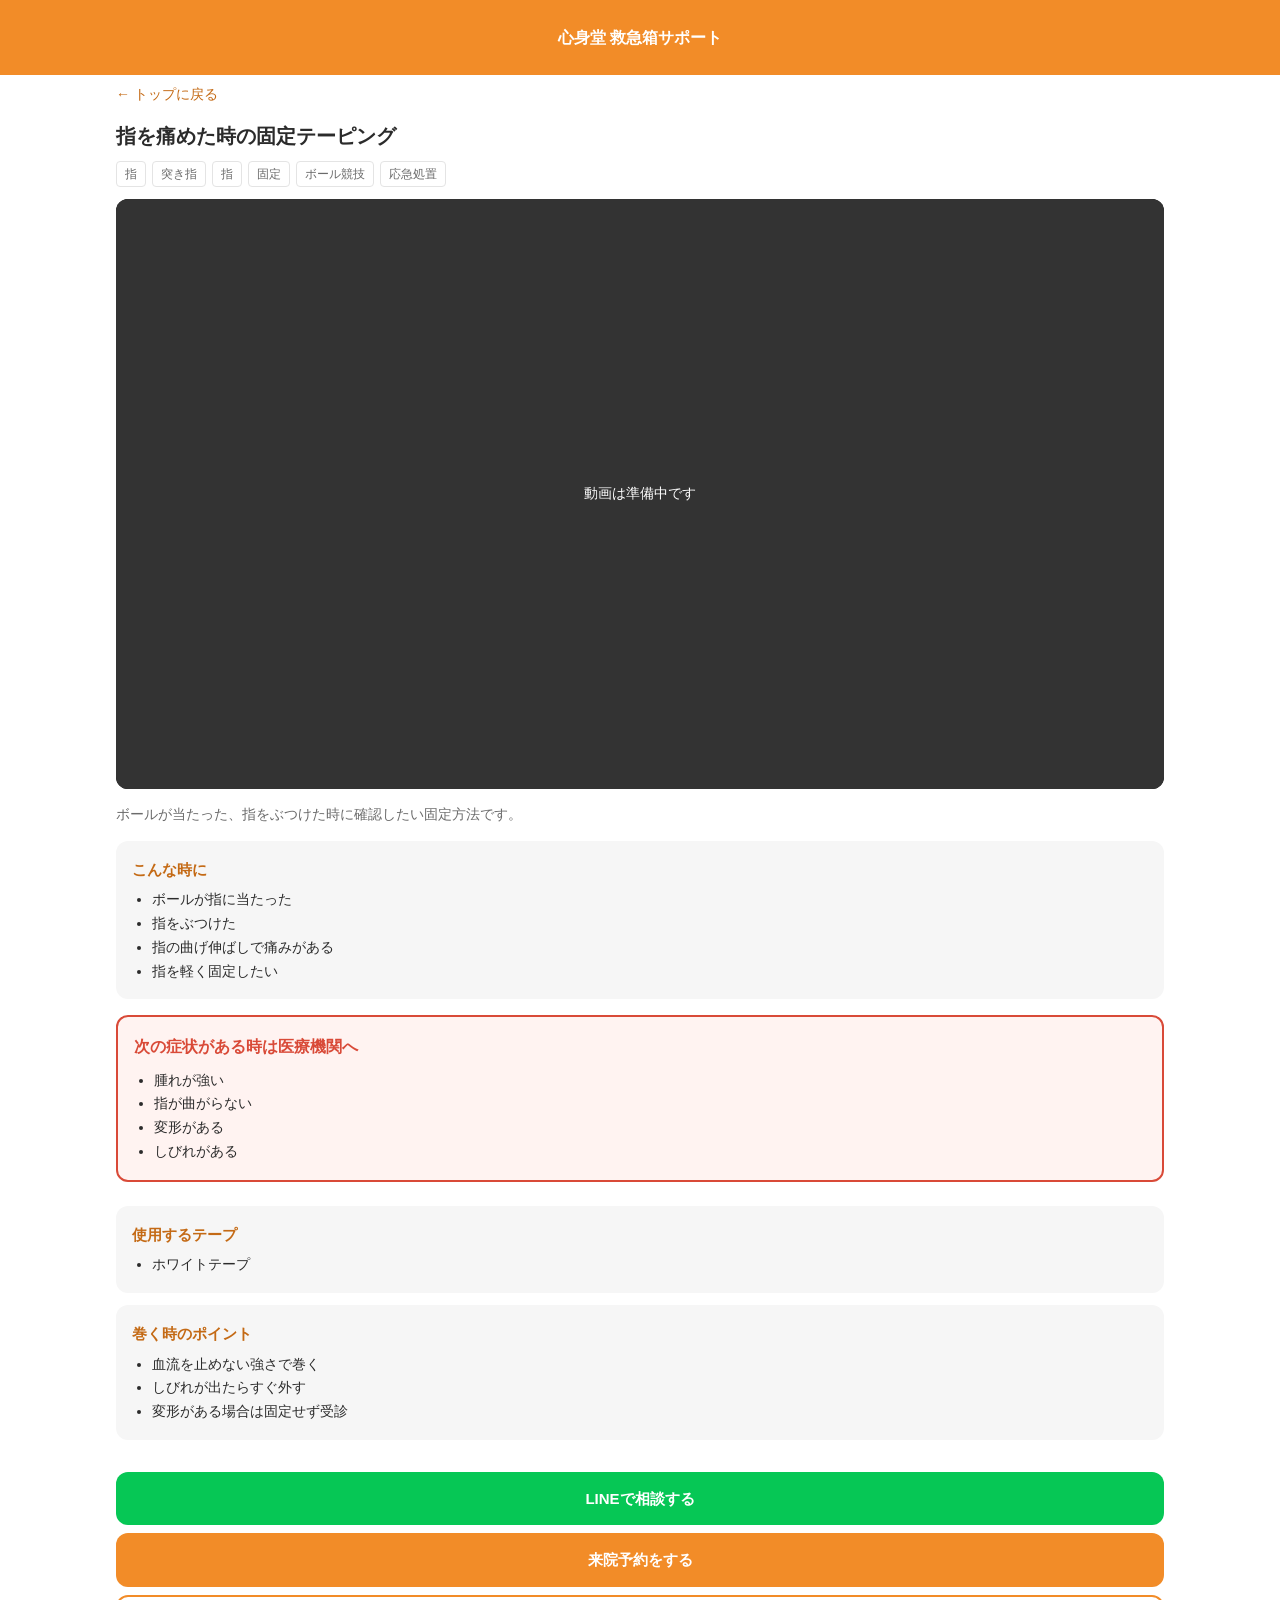
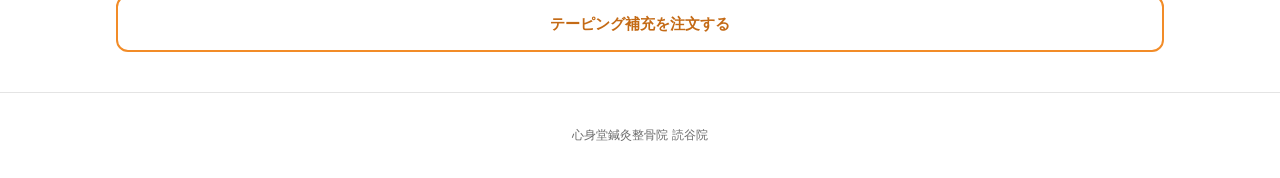
<file: support/finger-jam/index.html>
<!DOCTYPE html>
<html lang="ja">
<head>
<meta charset="UTF-8">
<meta name="viewport" content="width=device-width, initial-scale=1">
<title>読み込み中... | 心身堂 救急箱サポート</title>
<link rel="stylesheet" href="../../assets/css/style.css">
</head>
<body>
<header class="site-header">
  <h1 style="font-size:16px;margin:0;">心身堂 救急箱サポート</h1>
</header>
<main class="container" id="app"></main>
<footer class="site-footer">
  <p>心身堂鍼灸整骨院 読谷院</p>
</footer>
<script>window.__VIDEO_SLUG__ = "finger-jam";</script>
<script src="../../assets/js/video.js"></script>
</body>
</html>
</file>
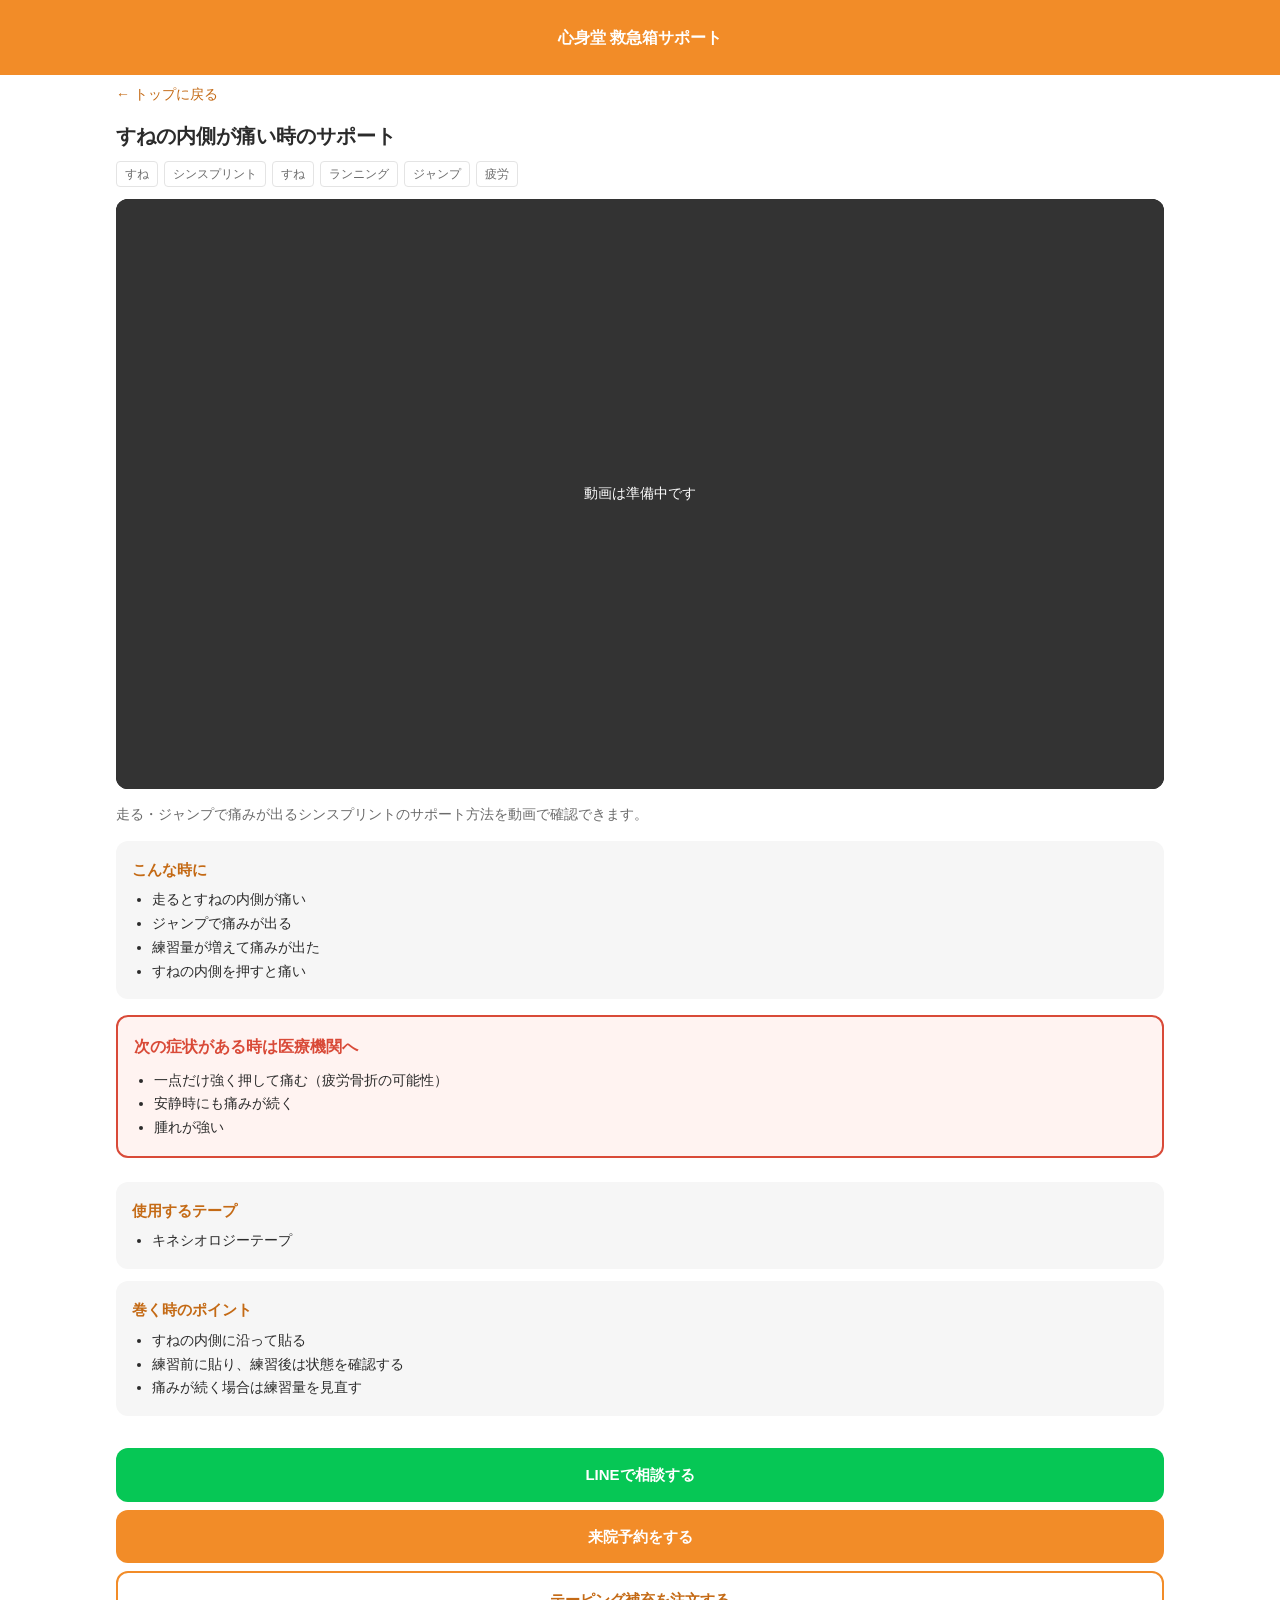
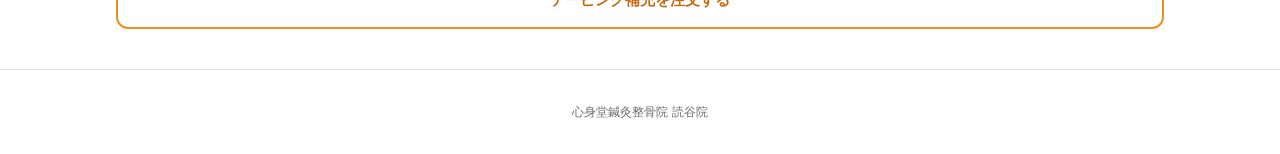
<file: support/shin-splints/index.html>
<!DOCTYPE html>
<html lang="ja">
<head>
<meta charset="UTF-8">
<meta name="viewport" content="width=device-width, initial-scale=1">
<title>読み込み中... | 心身堂 救急箱サポート</title>
<link rel="stylesheet" href="../../assets/css/style.css">
</head>
<body>
<header class="site-header">
  <h1 style="font-size:16px;margin:0;">心身堂 救急箱サポート</h1>
</header>
<main class="container" id="app"></main>
<footer class="site-footer">
  <p>心身堂鍼灸整骨院 読谷院</p>
</footer>
<script>window.__VIDEO_SLUG__ = "shin-splints";</script>
<script src="../../assets/js/video.js"></script>
</body>
</html>
</file>
<file: assets/css/style.css>
:root {
  --color-primary: #F28C28;
  --color-primary-dark: #C46A15;
  --color-danger: #D94A38;
  --color-text: #2B2B2B;
  --color-text-sub: #6B6B6B;
  --color-bg: #FFFFFF;
  --color-bg-soft: #F6F6F6;
  --color-border: #E4E4E4;
  --radius: 12px;
  --shadow: 0 2px 8px rgba(0,0,0,0.06);
  --font: -apple-system, BlinkMacSystemFont, "Segoe UI", "Hiragino Kaku Gothic ProN", "Noto Sans JP", Meiryo, sans-serif;
}

* { box-sizing: border-box; }
html, body { margin: 0; padding: 0; }
body {
  font-family: var(--font);
  color: var(--color-text);
  background: var(--color-bg);
  line-height: 1.7;
  font-size: 16px;
  -webkit-text-size-adjust: 100%;
}

a { color: var(--color-primary-dark); }

.container {
  max-width: 1080px;
  margin: 0 auto;
  padding: 0 16px;
}
.main-col { max-width: 720px; margin: 0 auto; width: 100%; }

/* Layout switcher */
.layout-switcher {
  display: flex; flex-wrap: wrap; align-items: center; gap: 6px;
  padding: 10px 12px;
  background: var(--color-bg-soft);
  border: 1px solid var(--color-border);
  border-radius: var(--radius);
  margin: 12px 0;
  font-size: 13px;
}
.layout-label { color: var(--color-text-sub); }
.layout-btn {
  border: 1px solid var(--color-border);
  background: #fff;
  padding: 6px 12px;
  border-radius: 999px;
  cursor: pointer;
  font-size: 13px;
  font-family: inherit;
}
.layout-btn.active {
  background: var(--color-primary);
  color: #fff;
  border-color: var(--color-primary);
}

/* Content grid — desktop */
.content-grid { display: grid; gap: 24px; }
.content-grid[data-layout="stack"] {
  grid-template-columns: 1fr;
}
.content-grid[data-layout="stack"] .main-col { grid-row: 1; }
.content-grid[data-layout="stack"] .ig-aside { grid-row: 2; }

@media (min-width: 900px) {
  .content-grid[data-layout="left"] {
    grid-template-columns: 380px 1fr;
  }
  .content-grid[data-layout="left"] .ig-aside { grid-column: 1; grid-row: 1; }
  .content-grid[data-layout="left"] .main-col { grid-column: 2; grid-row: 1; margin: 0; }
  .content-grid[data-layout="right"] {
    grid-template-columns: 1fr 380px;
  }
  .content-grid[data-layout="right"] .main-col { grid-column: 1; grid-row: 1; margin: 0; }
  .content-grid[data-layout="right"] .ig-aside { grid-column: 2; grid-row: 1; }
  .ig-aside {
    position: sticky;
    top: 12px;
    align-self: start;
    max-height: calc(100vh - 24px);
    overflow-y: auto;
  }
  /* Instagram official minimum width is 326px; give safe padding */
  .content-grid[data-layout="left"] .ig-card,
  .content-grid[data-layout="right"] .ig-card {
    padding: 12px 10px;
  }
  .content-grid[data-layout="left"] .instagram-media,
  .content-grid[data-layout="right"] .instagram-media {
    min-width: 326px !important;
  }
}

/* Mobile — always stack, videos first, IG below */
@media (max-width: 899px) {
  .content-grid { grid-template-columns: 1fr; }
  .content-grid .main-col { grid-row: 1; }
  .content-grid .ig-aside { grid-row: 2; }
  #ig-section h2 { font-size: 16px; }
}

/* Compact mode: hide all posts after first, without clipping the first */
#posts-list.compact .ig-card:not(:first-child) { display: none; }
#posts-toggle {
  display: block;
  margin: 12px auto 0;
  padding: 10px 20px;
  background: var(--color-primary);
  color: #fff;
  border: 0;
  border-radius: 999px;
  font-size: 14px;
  font-weight: 700;
  cursor: pointer;
  font-family: inherit;
}

/* Header */
.site-header {
  background: var(--color-primary);
  color: #fff;
  padding: 24px 16px;
  text-align: center;
}
.site-header h1 { margin: 0 0 4px; font-size: 22px; }
.site-header .subtitle { margin: 0; font-size: 14px; opacity: 0.95; }

.lead {
  padding: 20px 0;
  color: var(--color-text-sub);
  font-size: 15px;
}

/* Emergency notice */
.notice {
  background: #FFF3F1;
  border: 2px solid var(--color-danger);
  border-radius: var(--radius);
  padding: 16px;
  margin: 16px 0 24px;
}
.notice h2 {
  color: var(--color-danger);
  font-size: 16px;
  margin: 0 0 8px;
}
.notice ul { margin: 8px 0 0; padding-left: 20px; }
.notice li { font-size: 14px; }

/* Section */
section { margin: 32px 0; }
section h2 {
  font-size: 18px;
  border-left: 4px solid var(--color-primary);
  padding-left: 10px;
  margin-bottom: 12px;
}

/* Search & filters */
.search-input {
  width: 100%;
  padding: 12px 14px;
  font-size: 15px;
  border: 2px solid var(--color-border);
  border-radius: var(--radius);
  font-family: inherit;
  margin-bottom: 12px;
  -webkit-appearance: none;
}
.search-input:focus { border-color: var(--color-primary); outline: none; }
.filter-label { font-size: 12px; color: var(--color-text-sub); margin: 8px 0 4px; }
.categories, .tags-filter { display: flex; flex-wrap: wrap; gap: 6px; margin-bottom: 8px; }
.category-chip, .tag-chip {
  display: inline-block;
  padding: 8px 14px;
  background: var(--color-bg-soft);
  border: 1px solid var(--color-border);
  border-radius: 999px;
  color: var(--color-text);
  font-size: 13px;
  cursor: pointer;
  user-select: none;
}
.tag-chip { padding: 6px 12px; font-size: 12px; }
.category-chip.active, .tag-chip.active {
  background: var(--color-primary);
  color: #fff;
  border-color: var(--color-primary);
}
.clear-btn {
  background: transparent;
  border: 0;
  color: var(--color-primary-dark);
  font-size: 13px;
  cursor: pointer;
  padding: 4px 0;
  text-decoration: underline;
}
.empty-msg {
  color: var(--color-text-sub);
  text-align: center;
  padding: 24px 0;
  font-size: 14px;
}

/* Instagram section */
.audience-tabs { display: flex; flex-wrap: wrap; gap: 6px; margin: 8px 0 14px; }
.audience-tab {
  padding: 8px 14px;
  border: 1px solid var(--color-border);
  border-radius: 999px;
  background: #fff;
  font-size: 13px;
  cursor: pointer;
  user-select: none;
}
.audience-tab.active {
  background: var(--color-primary);
  color: #fff;
  border-color: var(--color-primary);
}
.ig-card {
  background: #fff;
  border: 1px solid var(--color-border);
  border-radius: var(--radius);
  padding: 14px;
  margin: 12px 0;
  box-shadow: var(--shadow);
}
.ig-audience { display: flex; flex-wrap: wrap; gap: 4px; margin-bottom: 8px; }
.ig-audience-tag {
  font-size: 11px;
  padding: 2px 8px;
  background: var(--color-bg-soft);
  border: 1px solid var(--color-border);
  border-radius: 4px;
  color: var(--color-text-sub);
}
.ig-comment {
  margin: 4px 0 10px;
  font-size: 14px;
  line-height: 1.6;
  color: var(--color-text);
}

/* Video cards */
.video-list { display: grid; gap: 12px; }
.video-card {
  display: block;
  background: #fff;
  border: 1px solid var(--color-border);
  border-radius: var(--radius);
  padding: 16px;
  text-decoration: none;
  color: var(--color-text);
  box-shadow: var(--shadow);
}
.video-card:hover { border-color: var(--color-primary); }
.video-card .cat {
  display: inline-block;
  font-size: 12px;
  background: var(--color-primary);
  color: #fff;
  padding: 2px 8px;
  border-radius: 4px;
  margin-bottom: 6px;
}
.video-card h3 { margin: 4px 0; font-size: 16px; }
.video-card p { margin: 4px 0 0; font-size: 13px; color: var(--color-text-sub); }

/* Buttons */
.btn {
  display: block;
  width: 100%;
  text-align: center;
  padding: 14px 16px;
  border-radius: var(--radius);
  text-decoration: none;
  font-weight: 700;
  margin: 8px 0;
  font-size: 15px;
}
.btn-line { background: #06C755; color: #fff; }
.btn-primary { background: var(--color-primary); color: #fff; }
.btn-outline { background: #fff; color: var(--color-primary-dark); border: 2px solid var(--color-primary); }

/* Video page */
.video-wrap {
  position: relative;
  padding-top: 56.25%;
  background: #000;
  border-radius: var(--radius);
  overflow: hidden;
  margin: 12px 0;
}
.video-wrap.portrait {
  padding-top: 0;
  aspect-ratio: 9 / 16;
  max-width: 360px;
  margin: 12px auto;
}
.video-wrap iframe, .video-wrap .placeholder {
  position: absolute; inset: 0; width: 100%; height: 100%; border: 0;
}
.video-wrap .placeholder {
  display: flex; align-items: center; justify-content: center;
  color: #fff; font-size: 14px; background: #333;
}

.info-block {
  background: var(--color-bg-soft);
  border-radius: var(--radius);
  padding: 12px 16px;
  margin: 12px 0;
}
.info-block h3 { font-size: 15px; margin: 4px 0 6px; color: var(--color-primary-dark); }
.info-block ul { margin: 4px 0; padding-left: 20px; }
.info-block li { font-size: 14px; }

.tag-list { display: flex; flex-wrap: wrap; gap: 6px; margin-top: 8px; }
.tag {
  font-size: 12px;
  padding: 2px 8px;
  background: #fff;
  border: 1px solid var(--color-border);
  border-radius: 4px;
  color: var(--color-text-sub);
}

/* Footer */
.site-footer {
  border-top: 1px solid var(--color-border);
  padding: 20px 0;
  color: var(--color-text-sub);
  font-size: 12px;
  text-align: center;
  margin-top: 40px;
}

.back-link {
  display: inline-block;
  padding: 8px 0;
  font-size: 14px;
  color: var(--color-primary-dark);
  text-decoration: none;
}

/* Refill sets (補充セット価格表) */
.refill-sets {
  border: 2px solid var(--color-primary);
  border-radius: var(--radius);
  padding: 14px 12px;
  margin: 16px 0 8px;
  background: #FFF8F1;
}
.refill-sets__note {
  margin: 0 0 12px;
  text-align: center;
  font-size: 13px;
  font-weight: 700;
  color: var(--color-primary-dark);
}
.refill-sets__grid {
  display: grid;
  grid-template-columns: repeat(3, 1fr);
  gap: 8px;
}
.refill-card {
  position: relative;
  background: #fff;
  border: 1px solid var(--color-border);
  border-radius: 8px;
  padding: 8px 6px 10px;
  text-align: center;
}
.refill-card__num {
  display: inline-flex;
  align-items: center;
  justify-content: center;
  width: 20px;
  height: 20px;
  border-radius: 50%;
  background: var(--color-primary);
  color: #fff;
  font-size: 12px;
  font-weight: 700;
  line-height: 1;
}
.refill-card__name {
  margin: 6px 0 4px;
  font-size: 12px;
  font-weight: 700;
  line-height: 1.3;
  min-height: 2.4em;
  display: flex;
  align-items: center;
  justify-content: center;
}
.refill-card__img {
  width: 100%;
  height: auto;
  aspect-ratio: 1 / 1;
  object-fit: contain;
  display: block;
  margin: 0 0 6px;
}
.refill-card__ph {
  background: var(--color-bg-soft);
  border: 1px dashed var(--color-border);
  border-radius: 6px;
  color: var(--color-text-sub);
  font-size: 11px;
  display: flex;
  align-items: center;
  justify-content: center;
}
.refill-card__price {
  margin: 0 0 4px;
  font-size: 20px;
  font-weight: 800;
  color: var(--color-primary);
  line-height: 1.1;
}
.refill-card__tax { font-size: 10px; font-weight: 700; margin-right: 2px; }
.refill-card__yen { font-size: 11px; font-weight: 700; }
.refill-card__spec {
  margin: 0;
  font-size: 10px;
  line-height: 1.4;
  color: var(--color-text-sub);
}
.refill-sets__single {
  margin: 12px 0 0;
  text-align: center;
  font-size: 13px;
  font-weight: 700;
  background: var(--color-bg-soft);
  border-radius: 8px;
  padding: 8px;
}
.refill-flow {
  margin: 6px 0 0;
  text-align: center;
  font-size: 12px;
  color: var(--color-text-sub);
}
@media (max-width: 360px) {
  .refill-card__price { font-size: 17px; }
  .refill-card__name { font-size: 11px; }
}
</file>
<file: assets/css/lp-tcb.css>
/* =========================================================
   TEAM CARE BOX LP — v4 "Opened Box" simplified
   Removes duplicate simple trays; each of the 3 sections is
   now the primary CTA with icon + use-case + benefits + big
   colored open button.
   ========================================================= */

:root {
  --tcb-wood-dark:  #6E5333;
  --tcb-wood:       #8B6F47;
  --tcb-wood-light: #A8845A;
  --tcb-cream:      #FEF9F1;
  --tcb-cream-2:    #F7ECD6;
  --tcb-beige:      #D9C4A3;
  --tcb-beige-line: #E9D9BA;
  --tcb-orange:     #F28C28;
  --tcb-orange-dk:  #C46A15;
  --tcb-green:      #16A34A;
  --tcb-green-dk:   #0e7a37;
  --tcb-red:        #E45A2A;
  --tcb-red-dk:     #B03E17;
  --tcb-blue:       #4C7FE6;
  --tcb-blue-dk:    #2d5cb8;
  --tcb-navy:       #3B2A18;
  --tcb-text:       #4A3720;
  --tcb-text-sub:   #8B6F47;
  --tcb-shadow:     0 10px 24px rgba(78, 55, 24, 0.14);
  --tcb-shadow-in:  inset 0 2px 6px rgba(78, 55, 24, 0.12);
}

body {
  background: var(--tcb-cream-2);
  color: var(--tcb-text);
}

/* Desktop: constrain content width (hero background stays full-width,
   inner sections and their contents cap at 640px) */
.tcb-hint,
.tcb-manual-wrap,
.tcb-contact,
.tcb-emergency,
.tcb-footer {
  max-width: 640px;
  margin-left: auto;
  margin-right: auto;
}
.tcb-manual { max-width: none; }
.tcb-guide {
  width: 80%;
  max-width: 640px;
  margin-left: auto;
  margin-right: auto;
}

/* ---------- HERO (BOX LID / OPENING) ---------- */
.tcb-hero {
  position: relative;
  padding: 18px 18px 22px;
  background:
    repeating-linear-gradient(92deg,
      rgba(0,0,0,0.04) 0 1px,
      transparent 1px 6px),
    linear-gradient(160deg, var(--tcb-wood-light) 0%, var(--tcb-wood) 55%, var(--tcb-wood-dark) 100%);
  color: #FFF3DE;
  border-bottom: 4px solid var(--tcb-wood-dark);
  box-shadow: 0 6px 12px rgba(78,55,24,0.25);
  overflow: hidden;
}
.tcb-hero::before {
  content: "";
  position: absolute;
  top: 8px; left: 12px; right: 12px;
  height: 0;
  border-top: 2px dashed rgba(255,240,210,0.35);
}
.tcb-hero::after {
  content: "";
  position: absolute;
  inset: 0;
  background:
    linear-gradient(#fff3de, #fff3de) top 12px left 6px    / 8px 2px no-repeat,
    linear-gradient(#fff3de, #fff3de) top 6px  left 12px   / 2px 8px no-repeat,
    linear-gradient(#fff3de, #fff3de) top 12px right 6px   / 8px 2px no-repeat,
    linear-gradient(#fff3de, #fff3de) top 6px  right 12px  / 2px 8px no-repeat;
  opacity: 0.5;
  pointer-events: none;
}

.tcb-stamp {
  border: 2px solid #FFF3DE;
  border-radius: 8px;
  padding: 8px 10px 6px;
  text-align: center;
  max-width: 320px;
  margin: 6px auto 12px;
  position: relative;
  z-index: 1;
}
.tcb-stamp-top {
  font-size: 10px;
  letter-spacing: 0.28em;
  color: #FFE4B5;
  margin-bottom: 2px;
}
.tcb-stamp-brand {
  font-size: 20px;
  font-weight: 900;
  letter-spacing: 0.06em;
  color: #FFF3DE;
  line-height: 1.1;
}
.tcb-stamp-sub {
  font-size: 11px;
  color: #FFE4B5;
  margin-top: 4px;
  letter-spacing: 0.06em;
}

.tcb-guide {
  display: grid;
  grid-template-columns: 76px 1fr;
  gap: 10px;
  align-items: center;
  position: relative;
  z-index: 1;
}
.tcb-guide-photo {
  position: relative;
  width: 76px; height: 76px;
  border-radius: 50%;
  overflow: hidden;
  background: #fff;
  border: 3px solid #FFF3DE;
  box-shadow: 0 4px 10px rgba(0,0,0,0.2);
}
.tcb-guide-photo img {
  width: 108%;
  position: absolute;
  top: -6px;
  left: -4%;
  object-fit: cover;
}
.tcb-guide-speech {
  background: #FFF7E6;
  color: var(--tcb-text);
  border-radius: 10px 12px 12px 4px;
  padding: 10px 12px;
  font-size: 13px;
  font-weight: 600;
  line-height: 1.55;
  position: relative;
  box-shadow: 0 2px 4px rgba(0,0,0,0.12);
}
.tcb-guide-speech::before {
  content: "";
  position: absolute;
  left: -6px; top: 14px;
  width: 0; height: 0;
  border-top: 6px solid transparent;
  border-bottom: 6px solid transparent;
  border-right: 8px solid #FFF7E6;
}
.tcb-guide-speech small {
  display: block;
  font-size: 10px;
  color: var(--tcb-text-sub);
  font-weight: 500;
  letter-spacing: 0.08em;
  margin-top: 4px;
}

/* ---------- HINT LINE ---------- */
.tcb-hint {
  text-align: center;
  padding: 16px 16px 4px;
  font-size: 13px;
  font-weight: 700;
  color: var(--tcb-text-sub);
  letter-spacing: 0.04em;
}
.tcb-hint::before, .tcb-hint::after {
  content: "";
  display: inline-block;
  width: 24px; height: 1px;
  background: var(--tcb-beige);
  vertical-align: middle;
  margin: 0 10px;
}

/* ---------- TOOL SECTIONS ---------- */
.tcb-manual-wrap {
  padding: 8px 0 8px;
}
.tcb-manual {
  position: relative;
  margin: 18px 14px;
  padding: 20px 18px 20px;
  background: #FFFCF3;
  border: 1px solid var(--tcb-beige);
  border-radius: 14px;
  box-shadow:
    0 1px 0 rgba(255,255,255,0.6) inset,
    0 6px 12px rgba(78, 55, 24, 0.10);
}
.tcb-manual::before {
  /* colored top edge to distinguish sections */
  content: "";
  position: absolute;
  top: 0; left: 0; right: 0;
  height: 4px;
  border-radius: 14px 14px 0 0;
}
.tcb-manual-1::before { background: var(--tcb-green); }
.tcb-manual-2::before { background: var(--tcb-red); }
.tcb-manual-3::before { background: var(--tcb-blue); }

.tcb-manual-hd {
  display: grid;
  grid-template-columns: 40px 1fr 56px;
  gap: 12px;
  align-items: center;
  margin-bottom: 12px;
}
.tcb-manual-no {
  width: 40px; height: 40px;
  border-radius: 10px;
  display: flex; align-items: center; justify-content: center;
  font-size: 16px;
  font-weight: 900;
  color: #fff;
  flex-shrink: 0;
  letter-spacing: 0.02em;
}
.tcb-manual-1 .tcb-manual-no { background: var(--tcb-green); }
.tcb-manual-2 .tcb-manual-no { background: var(--tcb-red); }
.tcb-manual-3 .tcb-manual-no { background: var(--tcb-blue); }

.tcb-manual-cat { min-width: 0; }
.tcb-manual-eyebrow {
  display: block;
  font-size: 11px;
  font-weight: 800;
  letter-spacing: 0.1em;
  color: var(--tcb-text-sub);
  margin-bottom: 1px;
}
.tcb-manual-cat b {
  display: block;
  color: var(--tcb-navy);
  font-size: 18px;
  font-weight: 900;
  letter-spacing: 0.02em;
  line-height: 1.25;
}
.tcb-manual-icon {
  width: 56px;
  height: 48px;
  background: #fff;
  border: 2px solid #C9B18D;
  border-radius: 8px;
  display: flex;
  align-items: center;
  justify-content: center;
  box-shadow:
    inset 0 -2px 0 rgba(0,0,0,0.06),
    0 2px 4px rgba(0,0,0,0.08);
  flex-shrink: 0;
}
.tcb-manual-icon svg { width: 36px; height: 36px; }

/* Use-case description */
.tcb-usecase {
  font-size: 13px;
  line-height: 1.7;
  color: var(--tcb-text);
  background: var(--tcb-cream);
  border: 1px dashed var(--tcb-beige);
  border-radius: 8px;
  padding: 10px 12px;
  margin: 0 0 14px;
}
.tcb-usecase b {
  display: inline-block;
  background: var(--tcb-orange);
  color: #fff;
  font-size: 10px;
  font-weight: 900;
  padding: 2px 8px;
  border-radius: 999px;
  letter-spacing: 0.06em;
  margin-right: 6px;
  vertical-align: 1px;
}

/* Voice quote */
.tcb-voice {
  display: block;
  background: #fff;
  border-left: 3px solid var(--tcb-orange);
  padding: 8px 10px;
  font-size: 13px;
  color: var(--tcb-text);
  margin: 0 0 12px;
  font-weight: 700;
  border-radius: 0 6px 6px 0;
}
.tcb-voice::before { content: "「"; color: var(--tcb-orange); }
.tcb-voice::after  { content: "」"; color: var(--tcb-orange); }

/* Headline */
.tcb-headline {
  font-size: 19px;
  font-weight: 900;
  color: var(--tcb-navy);
  margin: 0 0 12px;
  line-height: 1.5;
}
.tcb-headline .accent {
  background: linear-gradient(transparent 60%, #FFE0B8 60%);
  padding: 0 2px;
}

/* Points */
.tcb-points { list-style: none; padding: 0; margin: 0 0 16px; }
.tcb-points li {
  position: relative;
  padding: 8px 0 8px 26px;
  font-size: 13px;
  line-height: 1.6;
  border-top: 1px dotted var(--tcb-beige);
}
.tcb-points li:first-child { border-top: 0; }
.tcb-points li::before {
  content: "";
  position: absolute;
  left: 2px; top: 12px;
  width: 16px; height: 16px;
  background: var(--tcb-orange);
  clip-path: polygon(30% 55%, 44% 70%, 76% 30%, 100% 45%, 44% 100%, 12% 65%);
}

/* Primary CTA button */
.tcb-primary-cta {
  display: flex;
  align-items: center;
  justify-content: space-between;
  gap: 10px;
  background: var(--tcb-orange);
  color: #fff;
  text-decoration: none;
  padding: 14px 18px;
  border-radius: 12px;
  font-weight: 900;
  font-size: 15px;
  letter-spacing: 0.02em;
  box-shadow: 0 4px 0 var(--tcb-orange-dk);
  transition: transform 0.1s ease, box-shadow 0.15s ease;
}
.tcb-primary-cta:active {
  transform: translateY(2px);
  box-shadow: 0 2px 0 var(--tcb-orange-dk);
}
.tcb-primary-cta span:last-child {
  font-size: 20px;
  line-height: 1;
}
.tcb-manual-1 .tcb-primary-cta { background: var(--tcb-green); box-shadow: 0 4px 0 var(--tcb-green-dk); }
.tcb-manual-1 .tcb-primary-cta:active { box-shadow: 0 2px 0 var(--tcb-green-dk); }
.tcb-manual-2 .tcb-primary-cta { background: var(--tcb-red); box-shadow: 0 4px 0 var(--tcb-red-dk); }
.tcb-manual-2 .tcb-primary-cta:active { box-shadow: 0 2px 0 var(--tcb-red-dk); }
.tcb-manual-3 .tcb-primary-cta { background: var(--tcb-blue); box-shadow: 0 4px 0 var(--tcb-blue-dk); }
.tcb-manual-3 .tcb-primary-cta:active { box-shadow: 0 2px 0 var(--tcb-blue-dk); }

/* ---------- CONTACT ---------- */
.tcb-contact {
  width: 80%;
  max-width: 640px;
  margin: 4px auto 0;
  padding: 16px 16px 12px;
  background: #fff;
  border: 1px solid var(--tcb-beige);
  border-radius: 12px;
  box-shadow: var(--tcb-shadow);
}
.tcb-contact h2 {
  font-size: 14px;
  font-weight: 900;
  color: var(--tcb-navy);
  margin: 0 0 10px;
  letter-spacing: 0.08em;
  display: flex; align-items: center; gap: 8px;
}
.tcb-contact h2::before {
  content: "";
  width: 4px; height: 18px;
  background: var(--tcb-orange);
  border-radius: 2px;
}
.tcb-contact .btn {
  display: flex; align-items: center; justify-content: center;
  gap: 8px;
  height: 50px;
  border-radius: 12px;
  font-size: 15px;
  font-weight: 800;
  margin: 6px 0;
}
.tcb-contact .btn-line { background: #06C755; color:#fff; }
.tcb-contact .btn-primary { background: var(--tcb-orange); color:#fff; }
.tcb-contact .btn-outline { background:#fff; color: var(--tcb-orange-dk); border: 2px solid var(--tcb-orange); }
.tcb-contact .btn::before { font-size:16px; }
.tcb-contact .btn-line::before    { content: "◆"; }
.tcb-contact .btn-primary::before { content: "▣"; }
.tcb-contact .btn-outline::before { content: "▤"; }

/* ---------- EMERGENCY ---------- */
.tcb-emergency {
  width: 80%;
  max-width: 640px;
  margin: 16px auto;
  padding: 14px 16px;
  background: #fff;
  border-radius: 12px;
  border: 1px solid #F5C6BF;
  position: relative;
  box-shadow: var(--tcb-shadow);
  overflow: hidden;
}
.tcb-emergency::before {
  content: "";
  position: absolute;
  top: 0; left: 0; right: 0;
  height: 6px;
  background: repeating-linear-gradient(45deg, #D94A38 0 10px, #FFF3F1 10px 20px);
}
.tcb-emergency h2 {
  margin: 6px 0 8px;
  color: #A02818;
  font-size: 14px;
  font-weight: 900;
  display: flex; align-items: center; gap: 6px;
}
.tcb-emergency h2::before { content: "!"; background: #D94A38; color:#fff; width:18px;height:18px;border-radius:50%;display:inline-flex;align-items:center;justify-content:center;font-size:12px;font-weight:900; }
.tcb-emergency p { font-size: 13px; margin: 0 0 6px; color: var(--tcb-text); }
.tcb-emergency ul { margin: 4px 0 0; padding-left: 20px; font-size: 13px; color: var(--tcb-text); }

/* ---------- FOOTER ---------- */
.tcb-footer {
  text-align: center;
  padding: 20px 16px 30px;
  color: var(--tcb-text-sub);
  font-size: 11px;
}
.tcb-footer-brand {
  display: inline-flex; align-items: center; gap: 10px;
  color: var(--tcb-navy);
  font-weight: 800;
  margin-bottom: 6px;
}
.tcb-footer-brand img {
  width: 32px; height: 32px;
  border-radius: 50%;
  object-fit: cover;
  object-position: top center;
  border: 2px solid var(--tcb-orange);
}

/* ---------- Larger screens ---------- */
@media (min-width: 640px) {
  .tcb-stamp-brand { font-size: 24px; }
  .tcb-guide-photo { width: 90px; height: 90px; }
  .tcb-guide { grid-template-columns: 90px 1fr; }
  .tcb-manual-cat b { font-size: 21px; }
  .tcb-headline { font-size: 22px; }
  .tcb-manual-icon { width: 70px; height: 60px; }
  .tcb-manual-icon svg { width: 44px; height: 44px; }
  .tcb-manual-hd { grid-template-columns: 44px 1fr 70px; }
}

/* ---------- REFERRAL BENEFIT (compact) ---------- */
.tcb-referral {
  max-width: 640px;
  margin: 22px auto;
  padding: 20px 18px 22px;
  background: var(--tcb-cream);
  border: 2px solid var(--tcb-orange);
  border-radius: 16px;
  box-shadow: var(--tcb-shadow);
  text-align: center;
}
.tcb-referral-lead {
  margin: 0 0 12px;
  font-size: 16px;
  font-weight: 700;
  line-height: 1.5;
  color: var(--tcb-text);
}
.tcb-referral-lead small {
  display: inline-block;
  margin-top: 4px;
  font-size: 13px;
  font-weight: 500;
  color: var(--tcb-text-sub);
}
.tcb-referral-badge {
  display: inline-block;
  padding: 6px 22px;
  margin-bottom: 10px;
  font-size: 22px;
  font-weight: 800;
  letter-spacing: 2px;
  color: #fff;
  background: linear-gradient(135deg, var(--tcb-orange) 0%, var(--tcb-orange-dk) 100%);
  border-radius: 999px;
  box-shadow: var(--tcb-shadow-in);
}
.tcb-referral-catch {
  margin: 0 0 14px;
  font-size: 20px;
  font-weight: 800;
  color: var(--tcb-red);
}
.tcb-referral-card {
  padding: 14px 12px;
  background: #fff;
  border: 1px dashed var(--tcb-beige);
  border-radius: 12px;
}
.tcb-referral-card-ttl {
  display: inline-block;
  margin: 0 0 8px;
  padding: 3px 14px;
  font-size: 15px;
  font-weight: 700;
  color: #fff;
  background: var(--tcb-orange-dk);
  border-radius: 6px;
}
.tcb-referral-price {
  display: flex;
  align-items: baseline;
  justify-content: center;
  gap: 8px;
  flex-wrap: wrap;
  margin: 0 0 4px;
}
.tcb-referral-was {
  font-size: 15px;
  color: var(--tcb-text-sub);
  text-decoration: line-through;
}
.tcb-referral-arrow { color: var(--tcb-orange); font-weight: 700; }
.tcb-referral-now {
  font-size: 26px;
  font-weight: 800;
  color: var(--tcb-red);
}
.tcb-referral-off {
  margin: 0;
  font-size: 14px;
  font-weight: 700;
  color: var(--tcb-orange-dk);
}
.tcb-referral-how {
  margin: 14px 0 0;
  font-size: 13px;
  line-height: 1.6;
  color: var(--tcb-text-sub);
}
</file>
